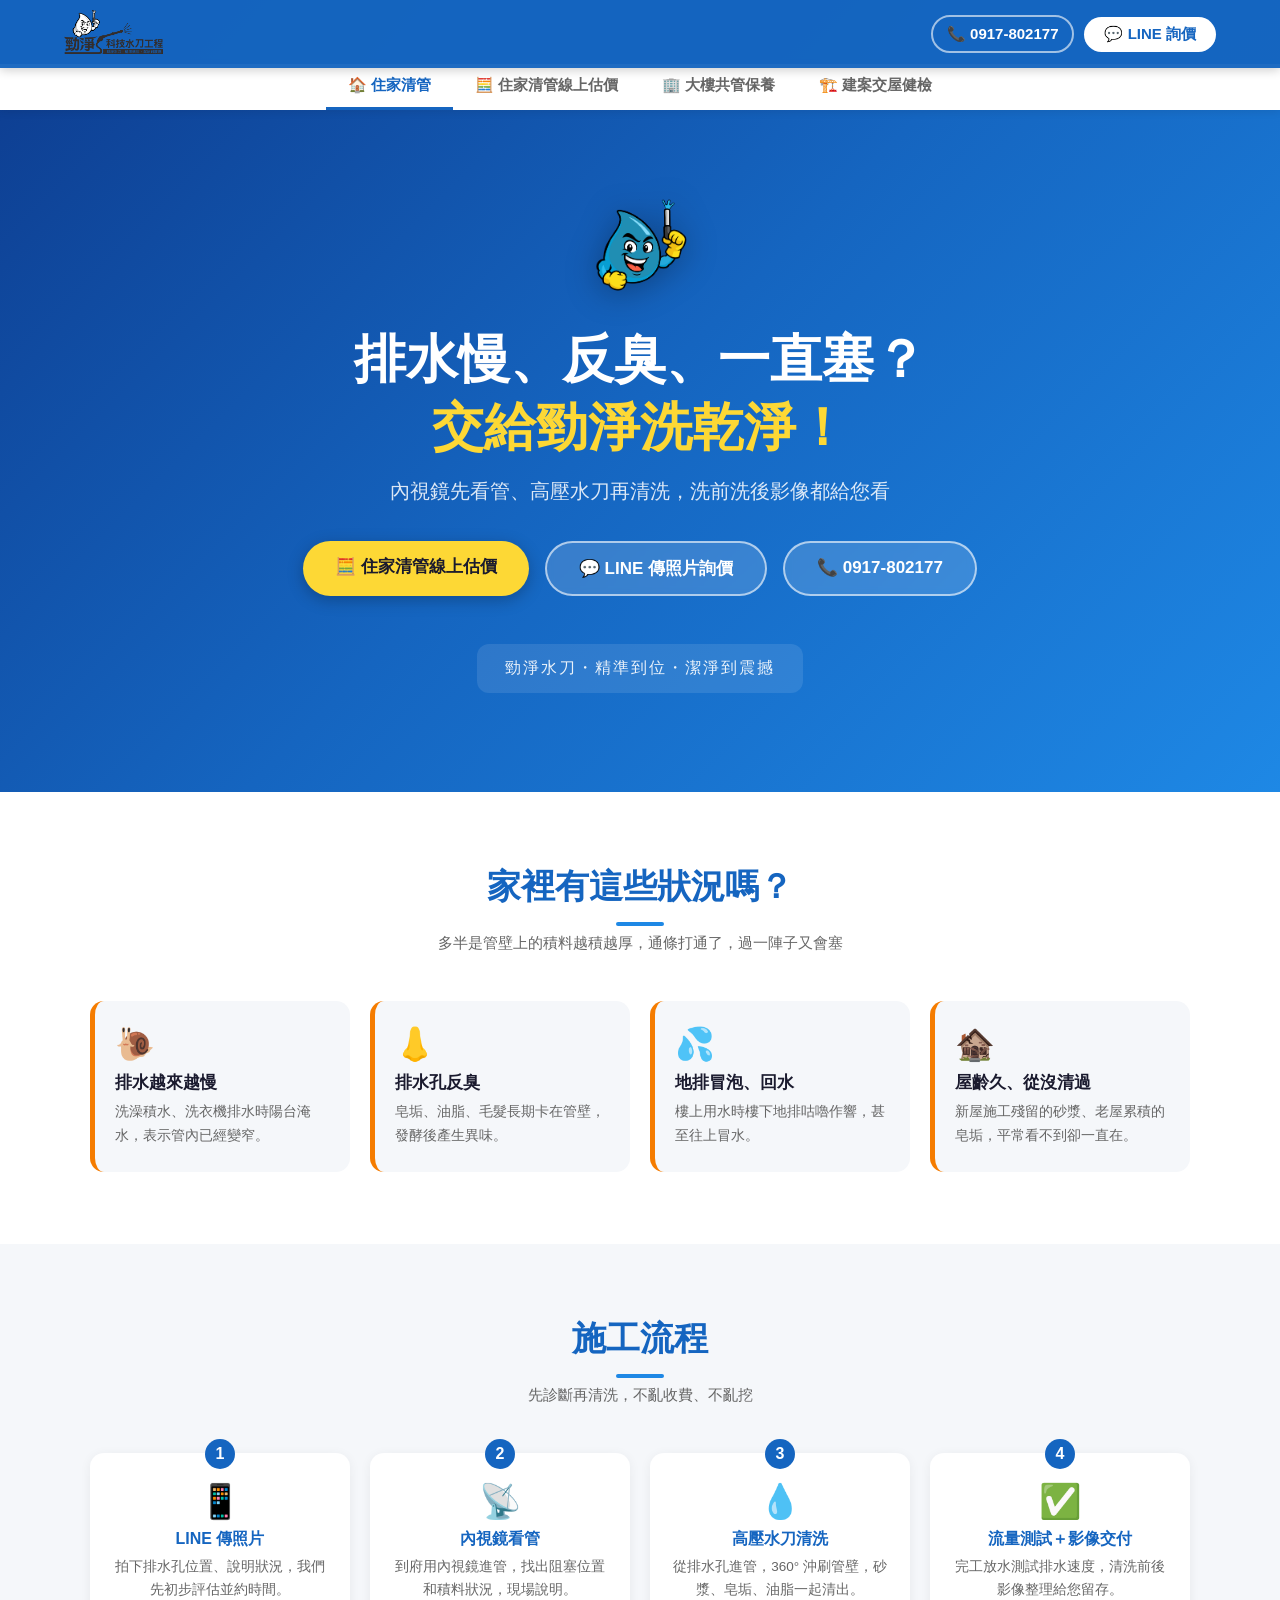
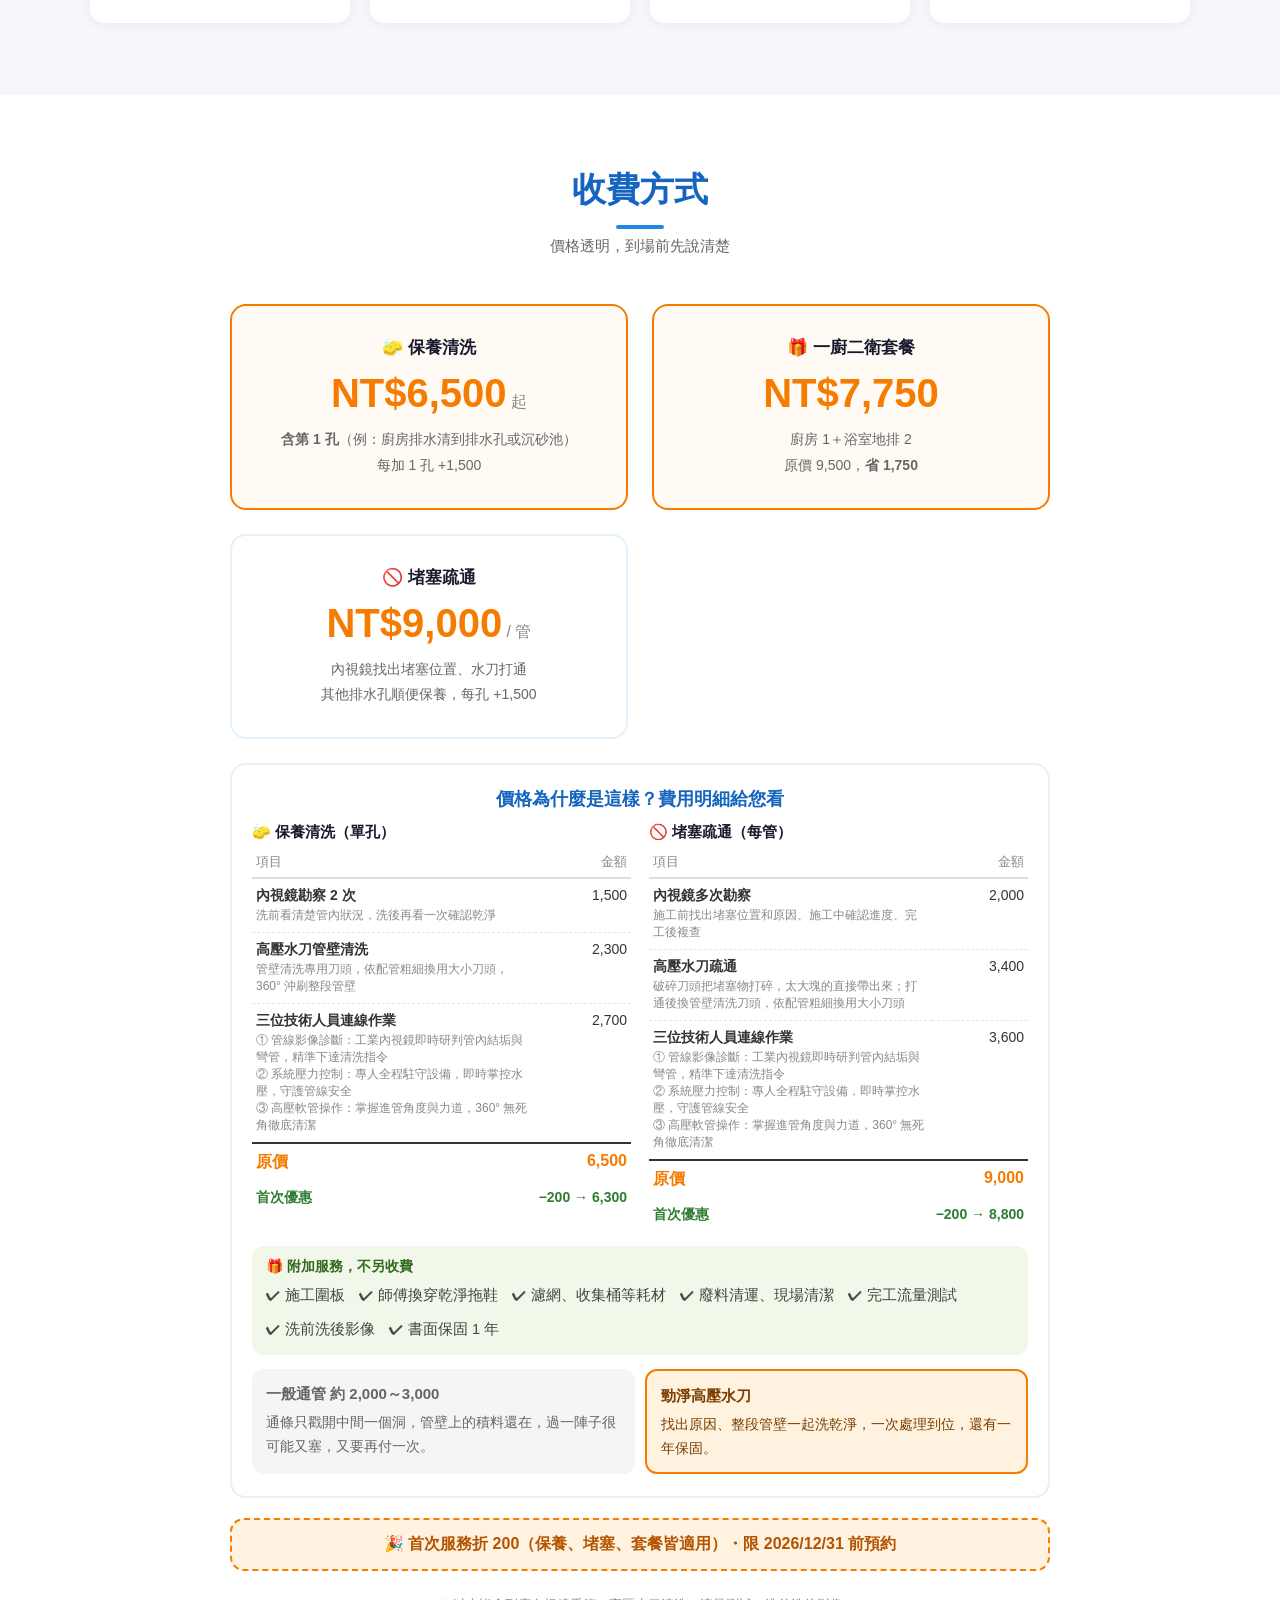
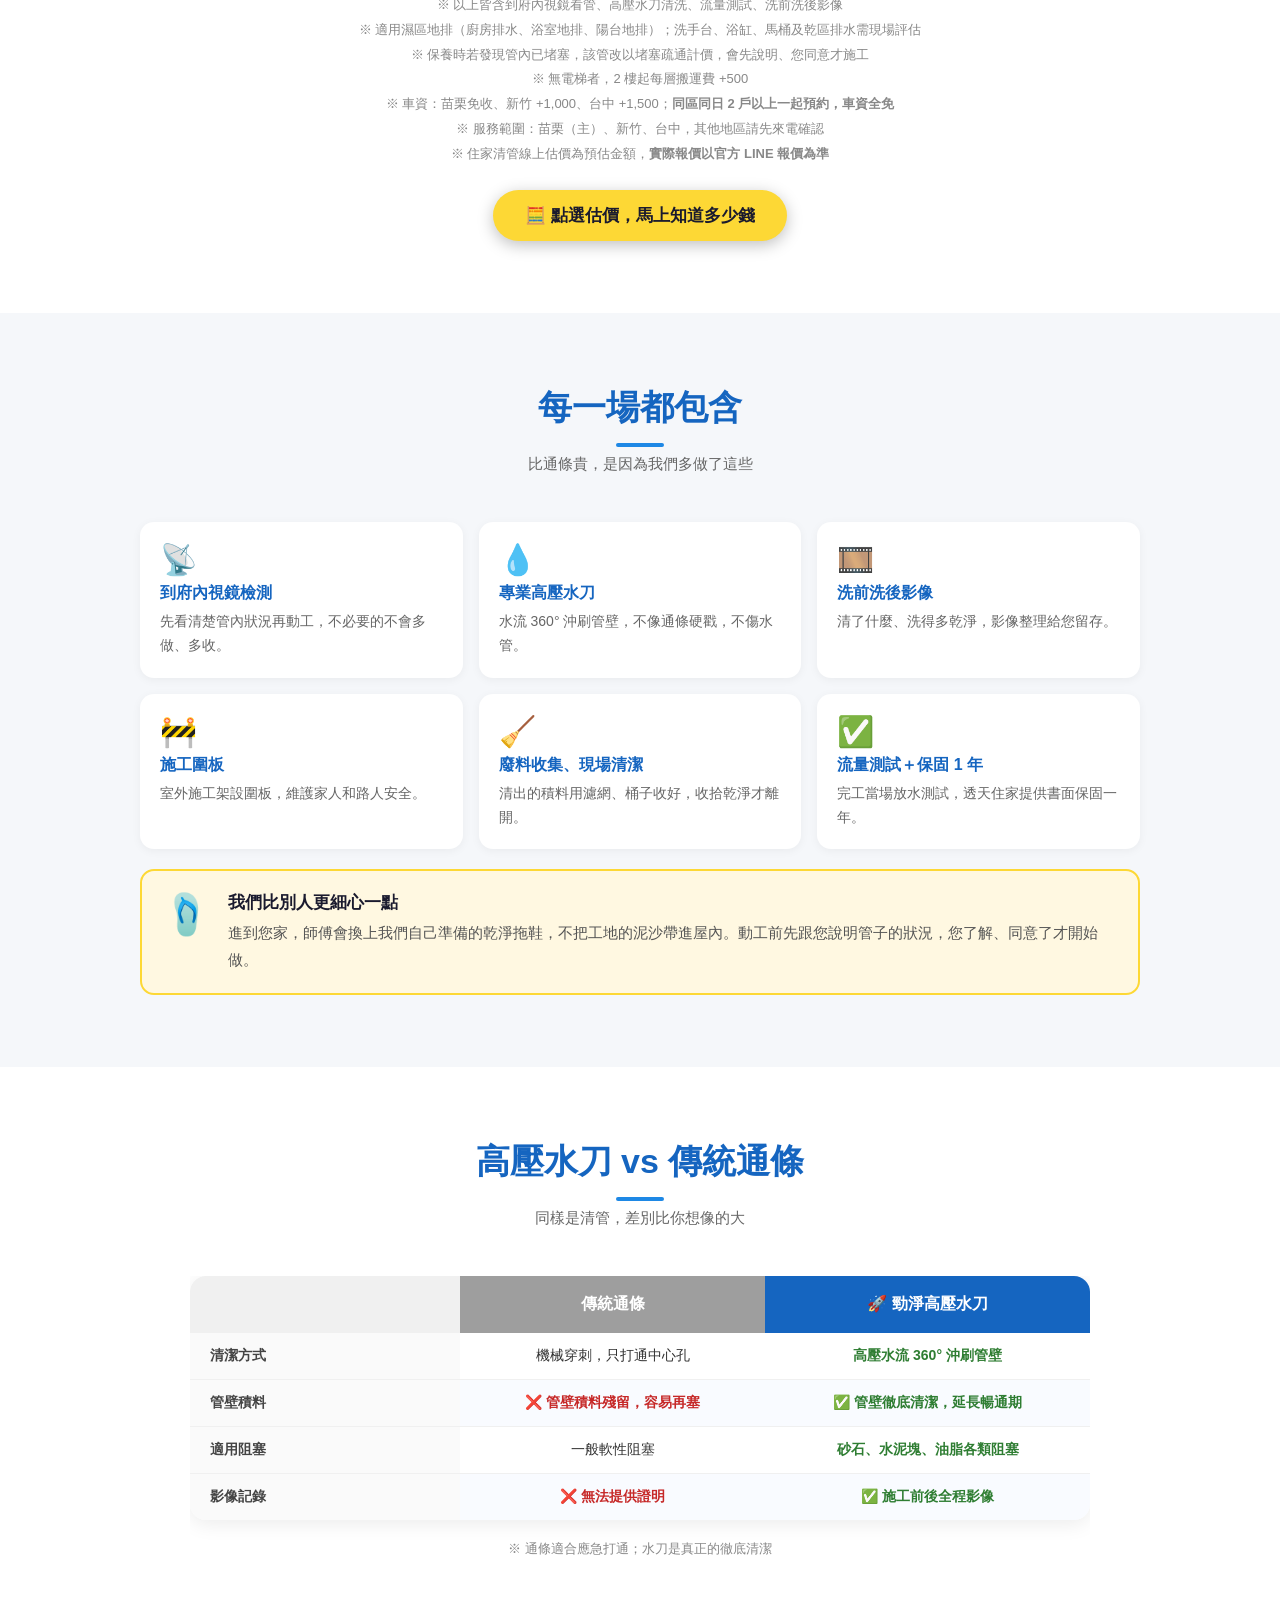
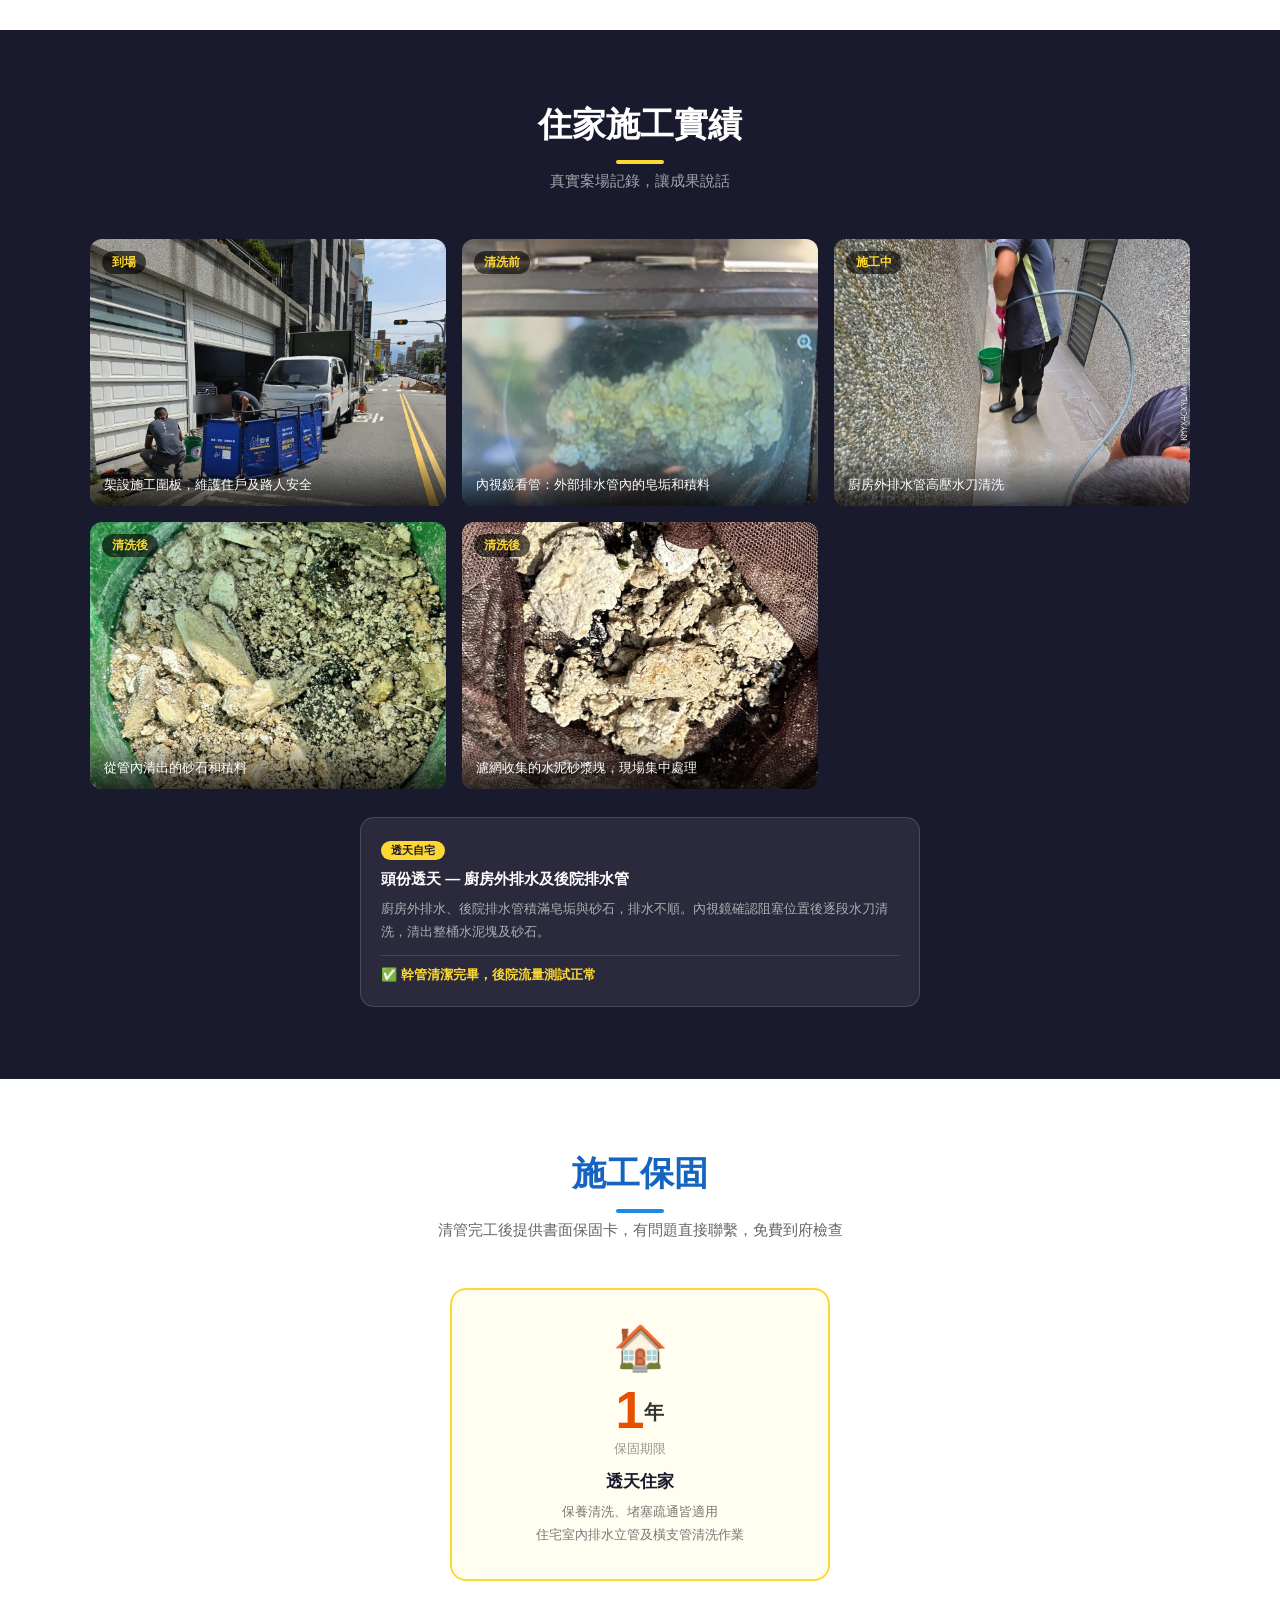
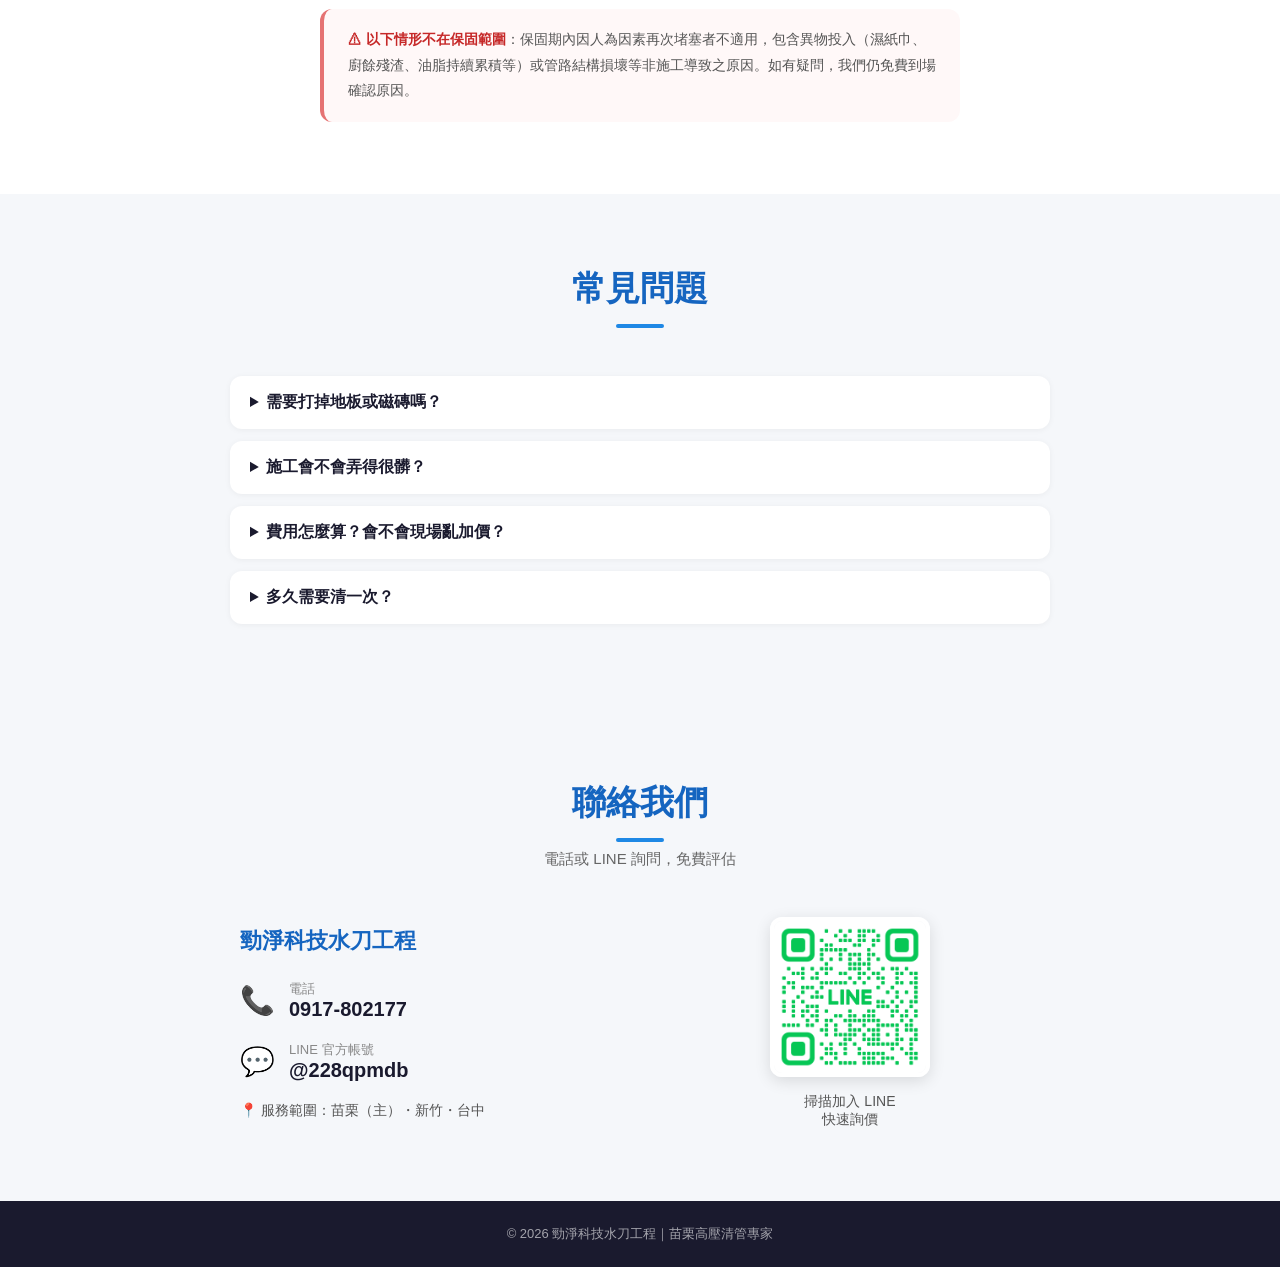
<file: index.html>
<!DOCTYPE html>
<html lang="zh-TW">
<head>
<meta charset="UTF-8">
<meta name="viewport" content="width=device-width, initial-scale=1.0">
<title>勁淨科技水刀工程｜苗栗透天住家排水管清洗・高壓水刀清管</title>
<meta name="description" content="家裡排水慢、反臭、一直塞？勁淨高壓水刀搭配內視鏡看管，清洗前後影像全程記錄，透天住家保固一年。服務苗栗、新竹、台中。">
<meta name="format-detection" content="telephone=no">
<link rel="stylesheet" href="style.css">
<script type="application/ld+json">
{
  "@context": "https://schema.org",
  "@type": "LocalBusiness",
  "name": "勁淨科技水刀工程",
  "alternateName": "勁淨水刀",
  "description": "苗栗專業高壓水刀清管服務，提供住宅排水管疏通、社區幹管清洗、新建案水管健檢，施工前後全程影像記錄，完工保固最長一年。",
  "url": "https://jinjing-waterjet.com.tw/",
  "telephone": "+886-917-802177",
  "image": "https://jinjing-waterjet.com.tw/logo.png",
  "areaServed": [
    { "@type": "AdministrativeArea", "name": "苗栗縣" },
    { "@type": "AdministrativeArea", "name": "新竹縣" },
    { "@type": "AdministrativeArea", "name": "台中市" }
  ],
  "knowsAbout": ["高壓水刀清管", "排水管疏通", "社區幹管清洗", "新建案水管健檢", "地下室沉砂池清洗", "內視鏡管路診斷"],
  "openingHours": "Mo-Sa 08:00-18:00",
  "sameAs": ["https://line.me/ti/p/~@228qpmdb"]
}
</script>
</head>
<body>

<nav>
  <a href="index.html"><img src="logo.png" alt="勁淨科技" class="nav-logo"></a>
  <div class="nav-right">
    <a href="tel:0917802177" class="nav-tel">📞 0917-802177</a>
    <a href="https://line.me/ti/p/~@228qpmdb" class="nav-cta">💬 LINE 詢價</a>
  </div>
</nav>
<div class="tabs">
  <a href="index.html" class="active">🏠 住家清管</a>
  <a href="estimate.html">🧮 住家清管線上估價</a>
  <a href="building.html">🏢 大樓共管保養</a>
  <a href="builder.html">🏗️ 建案交屋健檢</a>
</div>

<!-- HERO -->
<section class="hero">
  <div class="hero-content">
    <img src="mascot.png" alt="勁淨吉祥物" class="mascot">
    <h1>排水慢、反臭、一直塞？<br><span>交給勁淨洗乾淨！</span></h1>
    <p class="sub">內視鏡先看管、高壓水刀再清洗，洗前洗後影像都給您看</p>
    <div class="hero-btns">
      <a href="estimate.html" class="btn-primary">🧮 住家清管線上估價</a>
      <a href="https://line.me/ti/p/~@228qpmdb" class="btn-secondary">💬 LINE 傳照片詢價</a>
      <a href="tel:0917802177" class="btn-secondary">📞 0917-802177</a>
    </div>
    <div class="slogan-bar">勁淨水刀・精準到位・潔淨到震撼</div>
  </div>
</section>

<!-- 症狀 -->
<section class="symptoms">
  <div class="section-title">
    <h2>家裡有這些狀況嗎？</h2>
    <p>多半是管壁上的積料越積越厚，通條打通了，過一陣子又會塞</p>
  </div>
  <div class="sym-grid">
    <div class="sym-card">
      <div class="sym-icon">🐌</div>
      <h3>排水越來越慢</h3>
      <p>洗澡積水、洗衣機排水時陽台淹水，表示管內已經變窄。</p>
    </div>
    <div class="sym-card">
      <div class="sym-icon">👃</div>
      <h3>排水孔反臭</h3>
      <p>皂垢、油脂、毛髮長期卡在管壁，發酵後產生異味。</p>
    </div>
    <div class="sym-card">
      <div class="sym-icon">💦</div>
      <h3>地排冒泡、回水</h3>
      <p>樓上用水時樓下地排咕嚕作響，甚至往上冒水。</p>
    </div>
    <div class="sym-card">
      <div class="sym-icon">🏚️</div>
      <h3>屋齡久、從沒清過</h3>
      <p>新屋施工殘留的砂漿、老屋累積的皂垢，平常看不到卻一直在。</p>
    </div>
  </div>
</section>

<!-- 流程 -->
<section class="steps">
  <div class="section-title">
    <h2>施工流程</h2>
    <p>先診斷再清洗，不亂收費、不亂挖</p>
  </div>
  <div class="step-grid">
    <div class="step-card">
      <div class="step-icon">📱</div>
      <h3>LINE 傳照片</h3>
      <p>拍下排水孔位置、說明狀況，我們先初步評估並約時間。</p>
    </div>
    <div class="step-card">
      <div class="step-icon">📡</div>
      <h3>內視鏡看管</h3>
      <p>到府用內視鏡進管，找出阻塞位置和積料狀況，現場說明。</p>
    </div>
    <div class="step-card">
      <div class="step-icon">💧</div>
      <h3>高壓水刀清洗</h3>
      <p>從排水孔進管，360° 沖刷管壁，砂漿、皂垢、油脂一起清出。</p>
    </div>
    <div class="step-card">
      <div class="step-icon">✅</div>
      <h3>流量測試＋影像交付</h3>
      <p>完工放水測試排水速度，清洗前後影像整理給您留存。</p>
    </div>
  </div>
</section>

<!-- 價格 -->
<section class="price">
  <div class="section-title">
    <h2>收費方式</h2>
    <p>價格透明，到場前先說清楚</p>
  </div>
  <div class="price-grid">
    <div class="price-card main">
      <div class="p-name">🧽 保養清洗</div>
      <div class="p-num">NT$6,500<small> 起</small></div>
      <div class="p-desc"><b>含第 1 孔</b>（例：廚房排水清到排水孔或沉砂池）<br>每加 1 孔 +1,500</div>
    </div>
    <div class="price-card main">
      <div class="p-name">🎁 一廚二衛套餐</div>
      <div class="p-num">NT$7,750</div>
      <div class="p-desc">廚房 1＋浴室地排 2<br>原價 9,500，<b>省 1,750</b></div>
    </div>
    <div class="price-card">
      <div class="p-name">🚫 堵塞疏通</div>
      <div class="p-num">NT$9,000<small> / 管</small></div>
      <div class="p-desc">內視鏡找出堵塞位置、水刀打通<br>其他排水孔順便保養，每孔 +1,500</div>
    </div>
  </div>
  <div class="why-clog">
    <h3>價格為什麼是這樣？費用明細給您看</h3>
    <div class="why-clog-grid">
      <div><div class="bill-title">🧽 保養清洗（單孔）</div><table class="bill"><thead><tr><th>項目</th><th>金額</th></tr></thead><tbody><tr><td><b>內視鏡勘察 2 次</b><small>洗前看清楚管內狀況，洗後再看一次確認乾淨</small></td><td>1,500</td></tr><tr><td><b>高壓水刀管壁清洗</b><small>管壁清洗專用刀頭，依配管粗細換用大小刀頭，360° 沖刷整段管壁</small></td><td>2,300</td></tr><tr><td><b>三位技術人員連線作業</b><small>① 管線影像診斷：工業內視鏡即時研判管內結垢與彎管，精準下達清洗指令<br>② 系統壓力控制：專人全程駐守設備，即時掌控水壓，守護管線安全<br>③ 高壓軟管操作：掌握進管角度與力道，360° 無死角徹底清潔</small></td><td>2,700</td></tr></tbody><tfoot><tr><td>原價</td><td>6,500</td></tr><tr class="first"><td>首次優惠</td><td>−200 → 6,300</td></tr></tfoot></table></div>
      <div><div class="bill-title">🚫 堵塞疏通（每管）</div><table class="bill"><thead><tr><th>項目</th><th>金額</th></tr></thead><tbody><tr><td><b>內視鏡多次勘察</b><small>施工前找出堵塞位置和原因、施工中確認進度、完工後複查</small></td><td>2,000</td></tr><tr><td><b>高壓水刀疏通</b><small>破碎刀頭把堵塞物打碎，太大塊的直接帶出來；打通後換管壁清洗刀頭，依配管粗細換用大小刀頭</small></td><td>3,400</td></tr><tr><td><b>三位技術人員連線作業</b><small>① 管線影像診斷：工業內視鏡即時研判管內結垢與彎管，精準下達清洗指令<br>② 系統壓力控制：專人全程駐守設備，即時掌控水壓，守護管線安全<br>③ 高壓軟管操作：掌握進管角度與力道，360° 無死角徹底清潔</small></td><td>3,600</td></tr></tbody><tfoot><tr><td>原價</td><td>9,000</td></tr><tr class="first"><td>首次優惠</td><td>−200 → 8,800</td></tr></tfoot></table></div>
    </div>
    <div class="free"><b>🎁 附加服務，不另收費</b><ul><li>施工圍板</li><li>師傅換穿乾淨拖鞋</li><li>濾網、收集桶等耗材</li><li>廢料清運、現場清潔</li><li>完工流量測試</li><li>洗前洗後影像</li><li>書面保固 1 年</li></ul></div>
    <div class="vs">
      <div class="vs-old"><b>一般通管 約 2,000～3,000</b>通條只戳開中間一個洞，管壁上的積料還在，過一陣子很可能又塞，又要再付一次。</div>
      <div class="vs-new"><b>勁淨高壓水刀</b>找出原因、整段管壁一起洗乾淨，一次處理到位，還有一年保固。</div>
    </div>
  </div>
  <div style="max-width:820px;margin:20px auto 0;background:#fff3e0;border:2px dashed var(--orange);border-radius:14px;padding:14px 18px;text-align:center;font-size:16px;color:#b45300;font-weight:bold">🎉 首次服務折 200（保養、堵塞、套餐皆適用）・限 2026/12/31 前預約</div>
  <p class="price-note">※ 以上皆含到府內視鏡看管、高壓水刀清洗、流量測試、洗前洗後影像<br>※ 適用濕區地排（廚房排水、浴室地排、陽台地排）；洗手台、浴缸、馬桶及乾區排水需現場評估<br>※ 保養時若發現管內已堵塞，該管改以堵塞疏通計價，會先說明、您同意才施工<br>※ 無電梯者，2 樓起每層搬運費 +500<br>※ 車資：苗栗免收、新竹 +1,000、台中 +1,500；<b>同區同日 2 戶以上一起預約，車資全免</b><br>※ 服務範圍：苗栗（主）、新竹、台中，其他地區請先來電確認<br>※ 住家清管線上估價為預估金額，<b>實際報價以官方 LINE 報價為準</b></p>
  <div style="text-align:center;margin-top:24px"><a href="estimate.html" class="btn-primary">🧮 點選估價，馬上知道多少錢</a></div>
</section>

<!-- 每一場都包含 -->
<section class="included">
  <div class="section-title">
    <h2>每一場都包含</h2>
    <p>比通條貴，是因為我們多做了這些</p>
  </div>
  <div class="inc-grid">
    <div class="inc-card"><div class="inc-icon">📡</div><h3>到府內視鏡檢測</h3><p>先看清楚管內狀況再動工，不必要的不會多做、多收。</p></div>
    <div class="inc-card"><div class="inc-icon">💧</div><h3>專業高壓水刀</h3><p>水流 360° 沖刷管壁，不像通條硬戳，不傷水管。</p></div>
    <div class="inc-card"><div class="inc-icon">🎞️</div><h3>洗前洗後影像</h3><p>清了什麼、洗得多乾淨，影像整理給您留存。</p></div>
    <div class="inc-card"><div class="inc-icon">🚧</div><h3>施工圍板</h3><p>室外施工架設圍板，維護家人和路人安全。</p></div>
    <div class="inc-card"><div class="inc-icon">🧹</div><h3>廢料收集、現場清潔</h3><p>清出的積料用濾網、桶子收好，收拾乾淨才離開。</p></div>
    <div class="inc-card"><div class="inc-icon">✅</div><h3>流量測試＋保固 1 年</h3><p>完工當場放水測試，透天住家提供書面保固一年。</p></div>
  </div>
  <div class="careful">
    <div class="careful-icon">🩴</div>
    <div>
      <h3>我們比別人更細心一點</h3>
      <p>進到您家，師傅會換上我們自己準備的乾淨拖鞋，不把工地的泥沙帶進屋內。動工前先跟您說明管子的狀況，您了解、同意了才開始做。</p>
    </div>
  </div>
</section>

<!-- COMPARISON -->
<section class="comparison">
  <div class="section-title">
    <h2>高壓水刀 vs 傳統通條</h2>
    <p>同樣是清管，差別比你想像的大</p>
  </div>
  <div class="compare-wrap">
    <table class="compare-table">
      <thead>
        <tr><th></th><th class="th-old">傳統通條</th><th class="th-new">🚀 勁淨高壓水刀</th></tr>
      </thead>
      <tbody>
        <tr><td>清潔方式</td><td>機械穿刺，只打通中心孔</td><td class="badge-good">高壓水流 360° 沖刷管壁</td></tr>
        <tr><td>管壁積料</td><td class="badge-bad">❌ 管壁積料殘留，容易再塞</td><td class="badge-good">✅ 管壁徹底清潔，延長暢通期</td></tr>
        <tr><td>適用阻塞</td><td>一般軟性阻塞</td><td class="badge-good">砂石、水泥塊、油脂各類阻塞</td></tr>
        <tr><td>影像記錄</td><td class="badge-bad">❌ 無法提供證明</td><td class="badge-good">✅ 施工前後全程影像</td></tr>
      </tbody>
    </table>
    <p class="compare-note">※ 通條適合應急打通；水刀是真正的徹底清潔</p>
  </div>
</section>

<!-- GALLERY -->
<section class="gallery">
  <div class="section-title">
    <h2>住家施工實績</h2>
    <p>真實案場記錄，讓成果說話</p>
  </div>
  <div class="gallery-grid">
    <div class="gallery-item">
      <img src="home1.jpg" alt="施工圍板與工程車">
      <div class="gallery-label">到場</div>
      <div class="gallery-caption">架設施工圍板，維護住戶及路人安全</div>
    </div>
    <div class="gallery-item">
      <img src="home3.jpg" alt="外部排水管皂垢">
      <div class="gallery-label">清洗前</div>
      <div class="gallery-caption">內視鏡看管：外部排水管內的皂垢和積料</div>
    </div>
    <div class="gallery-item">
      <img src="home2.jpg" alt="廚房外排水清洗">
      <div class="gallery-label">施工中</div>
      <div class="gallery-caption">廚房外排水管高壓水刀清洗</div>
    </div>
    <div class="gallery-item">
      <img src="home5.jpg" alt="清出的砂石積料">
      <div class="gallery-label">清洗後</div>
      <div class="gallery-caption">從管內清出的砂石和積料</div>
    </div>
    <div class="gallery-item">
      <img src="home4.jpg" alt="清出的水泥砂漿塊">
      <div class="gallery-label">清洗後</div>
      <div class="gallery-caption">濾網收集的水泥砂漿塊，現場集中處理</div>
    </div>
  </div>

  <div class="case-grid" style="max-width:560px">
    <div class="case-card">
      <div class="case-tag">透天自宅</div>
      <h4>頭份透天 — 廚房外排水及後院排水管</h4>
      <p>廚房外排水、後院排水管積滿皂垢與砂石，排水不順。內視鏡確認阻塞位置後逐段水刀清洗，清出整桶水泥塊及砂石。</p>
      <div class="case-result">✅ 幹管清潔完畢，後院流量測試正常</div>
    </div>
  </div>
</section>

<!-- WARRANTY -->
<section class="warranty">
  <div class="section-title">
    <h2>施工保固</h2>
    <p>清管完工後提供書面保固卡，有問題直接聯繫，免費到府檢查</p>
  </div>
  <div class="warranty-grid" style="max-width:380px">
    <div class="warranty-card w-gold">
      <div class="warranty-icon">🏠</div>
      <div><span class="warranty-num">1</span><span class="warranty-unit">年</span></div>
      <div class="warranty-label">保固期限</div>
      <div class="warranty-type">透天住家</div>
      <div class="warranty-desc">保養清洗、堵塞疏通皆適用<br>住宅室內排水立管及橫支管清洗作業</div>
    </div>
  </div>
  <div class="warranty-exclude">
    <b>⚠ 以下情形不在保固範圍</b>：保固期內因人為因素再次堵塞者不適用，包含異物投入（濕紙巾、廚餘殘渣、油脂持續累積等）或管路結構損壞等非施工導致之原因。如有疑問，我們仍免費到場確認原因。
  </div>
</section>

<!-- FAQ -->
<section class="faq">
  <div class="section-title">
    <h2>常見問題</h2>
  </div>
  <div class="faq-list">
    <details>
      <summary>需要打掉地板或磁磚嗎？</summary>
      <p>不需要。水刀管是從現有的排水孔放進去清洗，不用破壞地板、牆面。</p>
    </details>
    <details>
      <summary>施工會不會弄得很髒？</summary>
      <p>清出的積料會用桶子、濾網收集，完工後集中放到指定位置，現場收拾乾淨再離開。</p>
    </details>
    <details>
      <summary>費用怎麼算？會不會現場亂加價？</summary>
      <p>保養清洗 6,500 元起（含 1 孔），每加 1 孔 +1,500；廚房加 2 間浴室有套餐價 7,750。已經堵住的管路每管 9,000。首次服務折 200（2026/12/31 前預約）。到場用內視鏡看管後，會先跟您說明要洗哪幾孔、總共多少錢，您同意了才開始施工。也可以先用<a href="estimate.html" style="color:var(--blue);text-decoration:underline">住家清管線上估價</a>算算看。</p>
    </details>
    <details>
      <summary>多久需要清一次？</summary>
      <p>每個家庭用水習慣不同。如果出現排水變慢、反臭，或是屋齡久從沒清過，就建議先請我們用內視鏡看一次管，確認狀況再決定。</p>
    </details>
  </div>
</section>

<!-- CONTACT -->
<section class="contact">
  <div class="section-title">
    <h2>聯絡我們</h2>
    <p>電話或 LINE 詢問，免費評估</p>
  </div>
  <div class="contact-wrap">
    <div class="contact-info">
      <h3>勁淨科技水刀工程</h3>
      <div class="contact-row">
        <div class="contact-icon">📞</div>
        <div>
          <div class="contact-label">電話</div>
          <a href="tel:0917802177" class="contact-value">0917-802177</a>
        </div>
      </div>
      <div class="contact-row">
        <div class="contact-icon">💬</div>
        <div>
          <div class="contact-label">LINE 官方帳號</div>
          <div class="contact-value">@228qpmdb</div>
        </div>
      </div>
      <div class="contact-area">📍 服務範圍：苗栗（主）・新竹・台中</div>
    </div>
    <div class="qr-box">
      <img src="line_qr.png" alt="LINE QR Code">
      <p>掃描加入 LINE<br>快速詢價</p>
    </div>
  </div>
</section>

<footer>
  <p>© 2026 勁淨科技水刀工程｜苗栗高壓清管專家</p>
</footer>

</body>
</html>
</file>
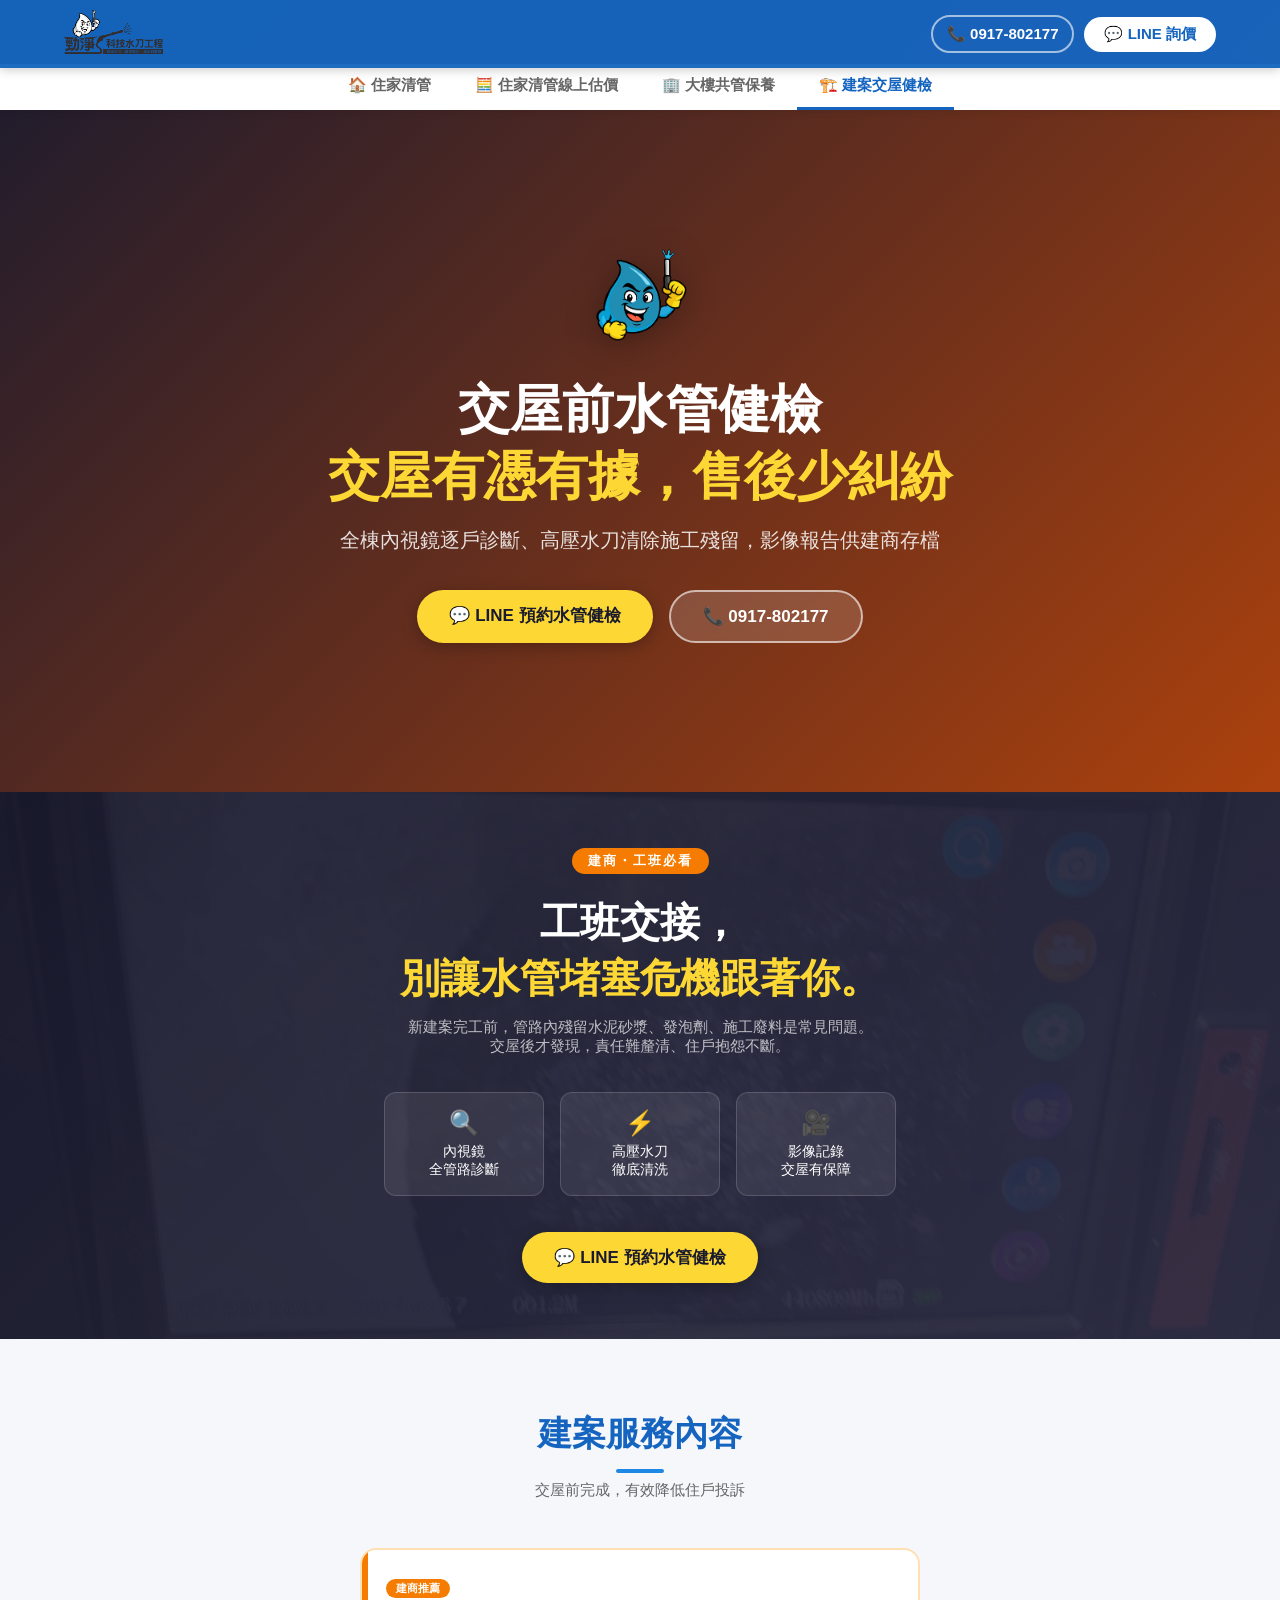
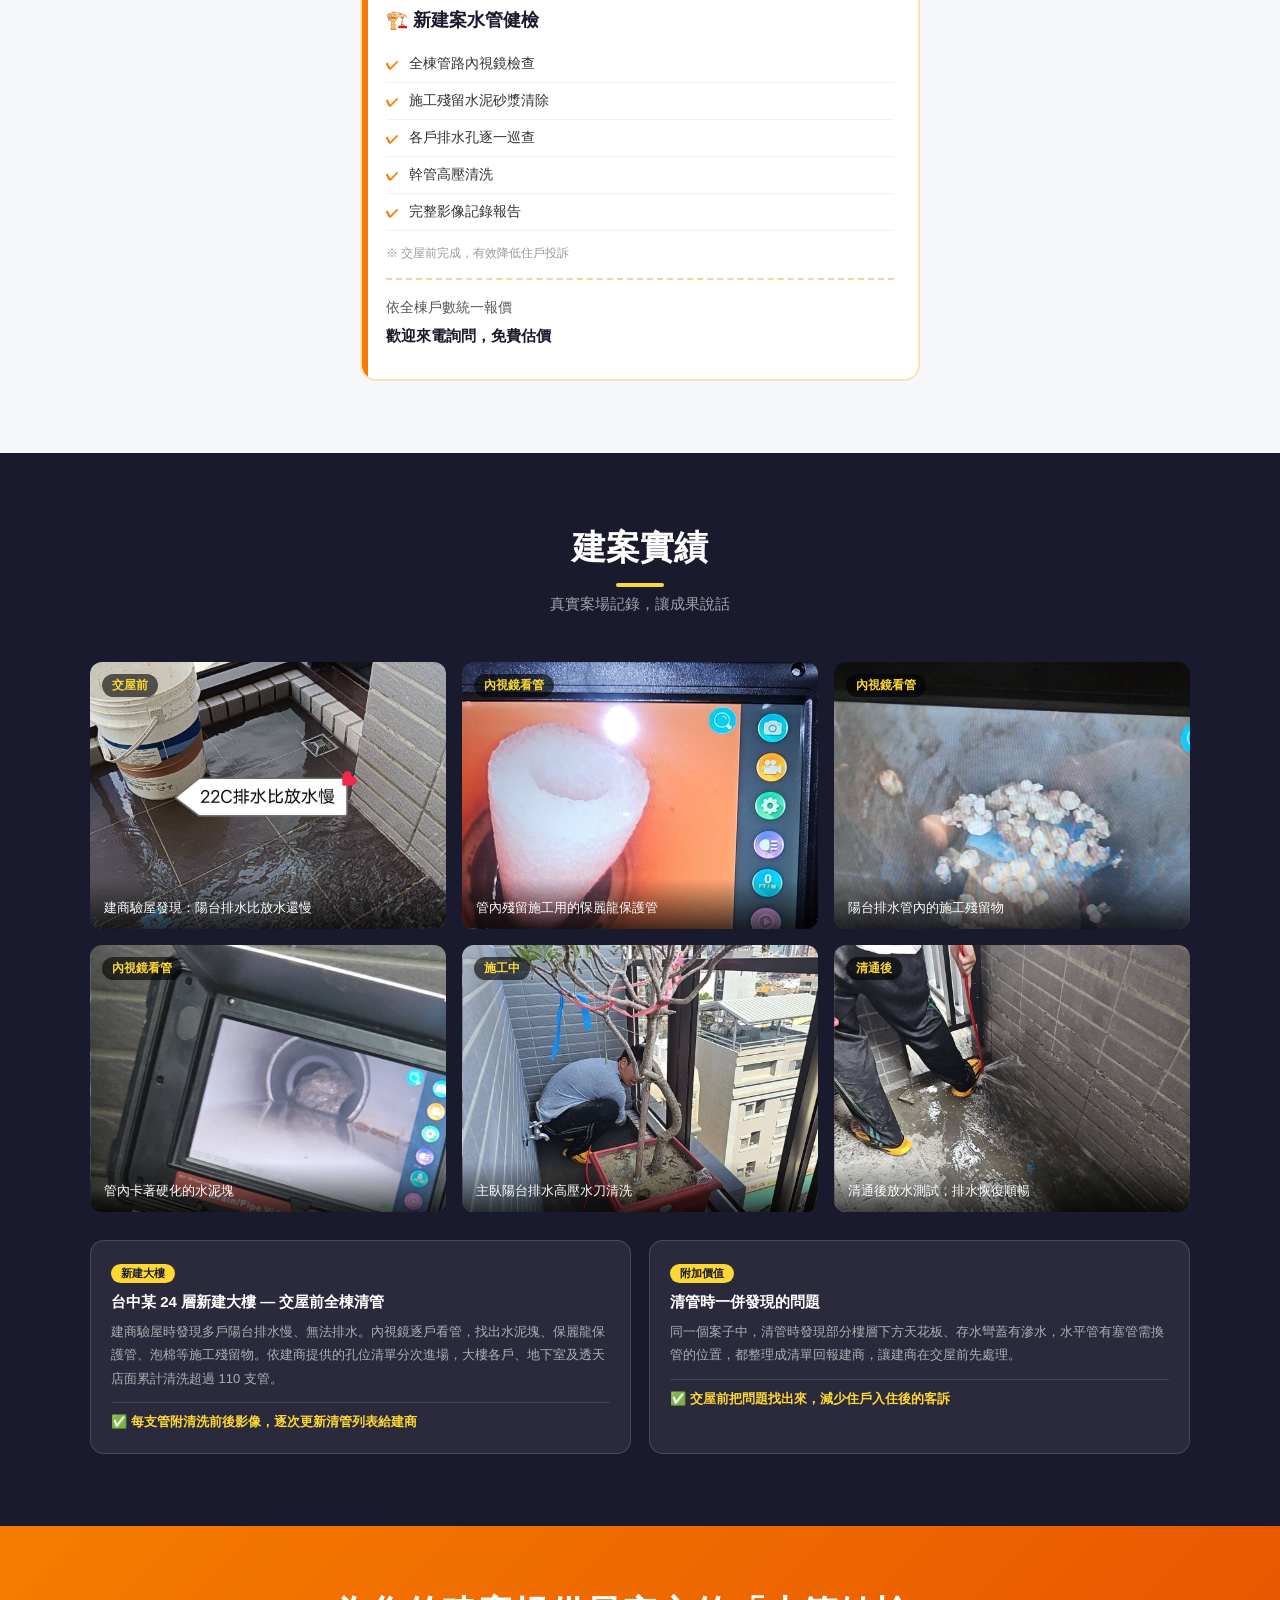
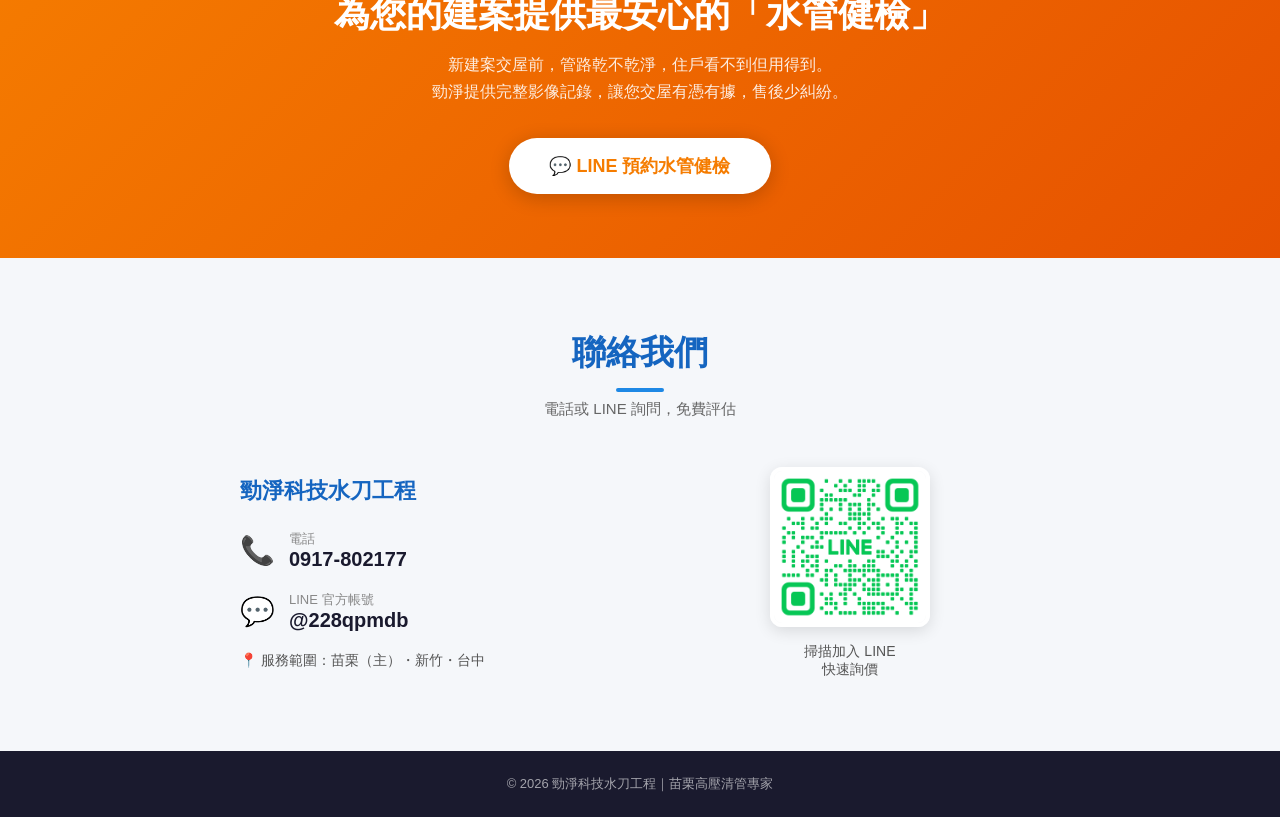
<file: builder.html>
<!DOCTYPE html>
<html lang="zh-TW">
<head>
<meta charset="UTF-8">
<meta name="viewport" content="width=device-width, initial-scale=1.0">
<title>新建案交屋前水管健檢・施工殘留砂漿清除｜勁淨科技水刀工程</title>
<meta name="description" content="建商、營造交屋前全棟排水管內視鏡健檢與高壓水刀清洗，清除施工殘留水泥砂漿，逐戶影像報告存檔，降低交屋後住戶客訴。服務苗栗、新竹、台中。">
<meta name="format-detection" content="telephone=no">
<link rel="stylesheet" href="style.css">
</head>
<body>

<nav>
  <a href="index.html"><img src="logo.png" alt="勁淨科技" class="nav-logo"></a>
  <div class="nav-right">
    <a href="tel:0917802177" class="nav-tel">📞 0917-802177</a>
    <a href="https://line.me/ti/p/~@228qpmdb" class="nav-cta">💬 LINE 詢價</a>
  </div>
</nav>
<div class="tabs">
  <a href="index.html">🏠 住家清管</a>
  <a href="estimate.html">🧮 住家清管線上估價</a>
  <a href="building.html">🏢 大樓共管保養</a>
  <a href="builder.html" class="active">🏗️ 建案交屋健檢</a>
</div>

<section class="hero hero-bdr">
  <div class="hero-content">
    <img src="mascot.png" alt="勁淨吉祥物" class="mascot">
    <h1>交屋前水管健檢<br><span>交屋有憑有據，售後少糾紛</span></h1>
    <p class="sub">全棟內視鏡逐戶診斷、高壓水刀清除施工殘留，影像報告供建商存檔</p>
    <div class="hero-btns">
      <a href="https://line.me/ti/p/~@228qpmdb" class="btn-primary">💬 LINE 預約水管健檢</a>
      <a href="tel:0917802177" class="btn-secondary">📞 0917-802177</a>
    </div>
  </div>
</section>

<!-- 工班交接 ALERT BANNER -->
<div class="alert-banner">
  <div class="alert-inner">
    <div class="alert-tag">建商・工班必看</div>
    <h2>工班交接，<br><em>別讓水管堵塞危機跟著你。</em></h2>
    <p>新建案完工前，管路內殘留水泥砂漿、發泡劑、施工廢料是常見問題。<br>交屋後才發現，責任難釐清、住戶抱怨不斷。</p>
    <div class="alert-steps">
      <div class="alert-step">
        <div class="step-num">🔍</div>
        <div>內視鏡<br>全管路診斷</div>
      </div>
      <div class="alert-step">
        <div class="step-num">⚡</div>
        <div>高壓水刀<br>徹底清洗</div>
      </div>
      <div class="alert-step">
        <div class="step-num">🎥</div>
        <div>影像記錄<br>交屋有保障</div>
      </div>
    </div>
    <a href="https://line.me/ti/p/~@228qpmdb" class="btn-primary">💬 LINE 預約水管健檢</a>
  </div>
</div>

<section class="services">
  <div class="section-title">
    <h2>建案服務內容</h2>
    <p>交屋前完成，有效降低住戶投訴</p>
  </div>
  <div class="svc-grid" style="max-width:560px">
    <div class="svc-card highlight">
      <div class="svc-badge">建商推薦</div>
      <h3>🏗️ 新建案水管健檢</h3>
      <div class="svc-item">全棟管路內視鏡檢查</div>
      <div class="svc-item">施工殘留水泥砂漿清除</div>
      <div class="svc-item">各戶排水孔逐一巡查</div>
      <div class="svc-item">幹管高壓清洗</div>
      <div class="svc-item">完整影像記錄報告</div>
      <p class="svc-note">※ 交屋前完成，有效降低住戶投訴</p>
      <div class="svc-price">
        依全棟戶數統一報價<br>
        <strong>歡迎來電詢問，免費估價</strong>
      </div>
    </div>
  </div>
</section>

<section class="gallery">
  <div class="section-title">
    <h2>建案實績</h2>
    <p>真實案場記錄，讓成果說話</p>
  </div>
  <div class="gallery-grid">
    <div class="gallery-item">
      <img src="bdr7.jpg" alt="交屋前陽台排水比放水慢">
      <div class="gallery-label">交屋前</div>
      <div class="gallery-caption">建商驗屋發現：陽台排水比放水還慢</div>
    </div>
    <div class="gallery-item">
      <img src="bdr2.jpg" alt="排水管內殘留保麗龍保護管">
      <div class="gallery-label">內視鏡看管</div>
      <div class="gallery-caption">管內殘留施工用的保麗龍保護管</div>
    </div>
    <div class="gallery-item">
      <img src="bdr1.jpg" alt="陽台排水管內施工殘留物">
      <div class="gallery-label">內視鏡看管</div>
      <div class="gallery-caption">陽台排水管內的施工殘留物</div>
    </div>
    <div class="gallery-item">
      <img src="bdr3.jpg" alt="排水管內水泥塊">
      <div class="gallery-label">內視鏡看管</div>
      <div class="gallery-caption">管內卡著硬化的水泥塊</div>
    </div>
    <div class="gallery-item">
      <img src="bdr4.jpg" alt="主臥陽台水刀清管">
      <div class="gallery-label">施工中</div>
      <div class="gallery-caption">主臥陽台排水高壓水刀清洗</div>
    </div>
    <div class="gallery-item">
      <img src="bdr6.jpg" alt="清通後放水測試">
      <div class="gallery-label">清通後</div>
      <div class="gallery-caption">清通後放水測試，排水恢復順暢</div>
    </div>
  </div>

  <div class="case-grid">
    <div class="case-card">
      <div class="case-tag">新建大樓</div>
      <h4>台中某 24 層新建大樓 — 交屋前全棟清管</h4>
      <p>建商驗屋時發現多戶陽台排水慢、無法排水。內視鏡逐戶看管，找出水泥塊、保麗龍保護管、泡棉等施工殘留物。依建商提供的孔位清單分次進場，大樓各戶、地下室及透天店面累計清洗超過 110 支管。</p>
      <div class="case-result">✅ 每支管附清洗前後影像，逐次更新清管列表給建商</div>
    </div>
    <div class="case-card">
      <div class="case-tag">附加價值</div>
      <h4>清管時一併發現的問題</h4>
      <p>同一個案子中，清管時發現部分樓層下方天花板、存水彎蓋有滲水，水平管有塞管需換管的位置，都整理成清單回報建商，讓建商在交屋前先處理。</p>
      <div class="case-result">✅ 交屋前把問題找出來，減少住戶入住後的客訴</div>
    </div>
  </div>
</section>

<!-- BUILDER CTA -->
<div class="builder-cta">
  <h2>為您的建案提供最安心的「水管健檢」</h2>
  <p>
    新建案交屋前，管路乾不乾淨，住戶看不到但用得到。<br>
    勁淨提供完整影像記錄，讓您交屋有憑有據，售後少糾紛。
  </p>
  <a href="https://line.me/ti/p/~@228qpmdb" class="btn-white">💬 LINE 預約水管健檢</a>
</div>

<!-- CONTACT -->
<section class="contact">
  <div class="section-title">
    <h2>聯絡我們</h2>
    <p>電話或 LINE 詢問，免費評估</p>
  </div>
  <div class="contact-wrap">
    <div class="contact-info">
      <h3>勁淨科技水刀工程</h3>
      <div class="contact-row">
        <div class="contact-icon">📞</div>
        <div>
          <div class="contact-label">電話</div>
          <a href="tel:0917802177" class="contact-value">0917-802177</a>
        </div>
      </div>
      <div class="contact-row">
        <div class="contact-icon">💬</div>
        <div>
          <div class="contact-label">LINE 官方帳號</div>
          <div class="contact-value">@228qpmdb</div>
        </div>
      </div>
      <div class="contact-area">📍 服務範圍：苗栗（主）・新竹・台中</div>
    </div>
    <div class="qr-box">
      <img src="line_qr.png" alt="LINE QR Code">
      <p>掃描加入 LINE<br>快速詢價</p>
    </div>
  </div>
</section>

<footer>
  <p>© 2026 勁淨科技水刀工程｜苗栗高壓清管專家</p>
</footer>

</body>
</html>
</file>
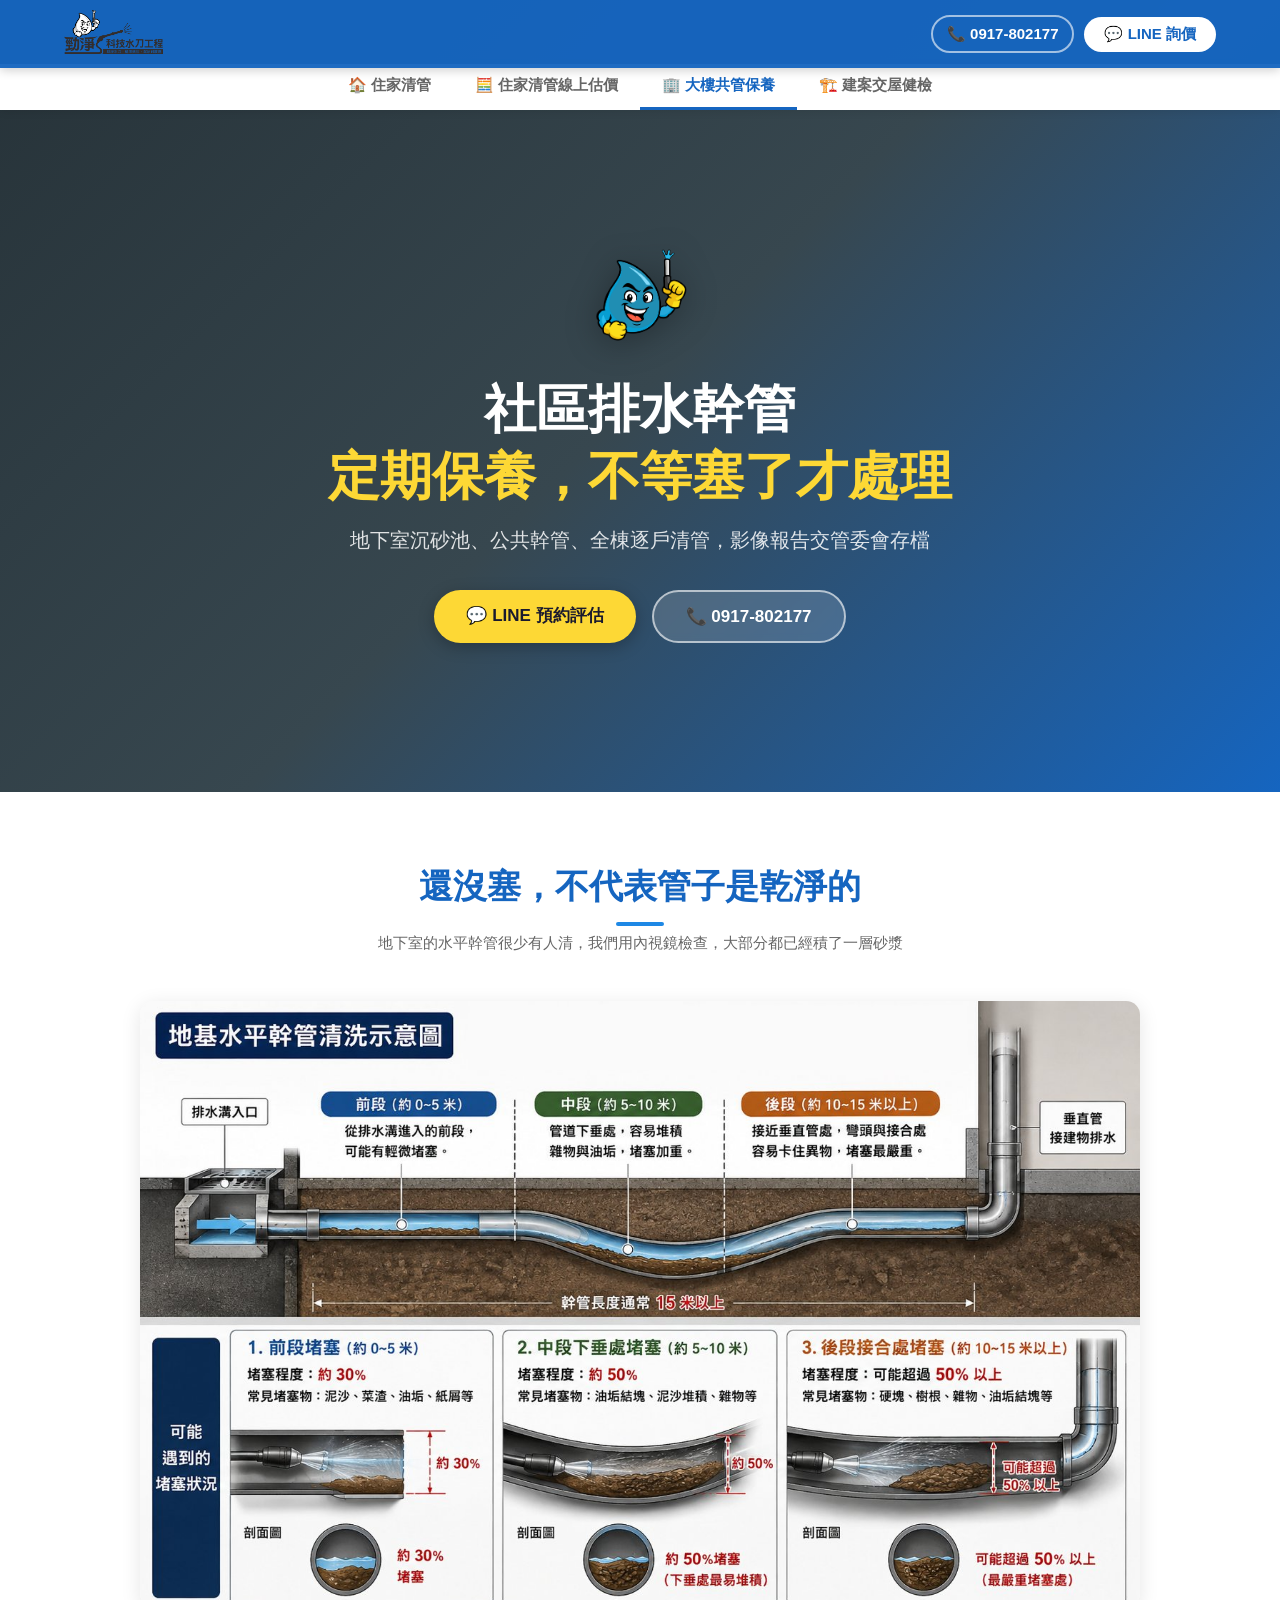
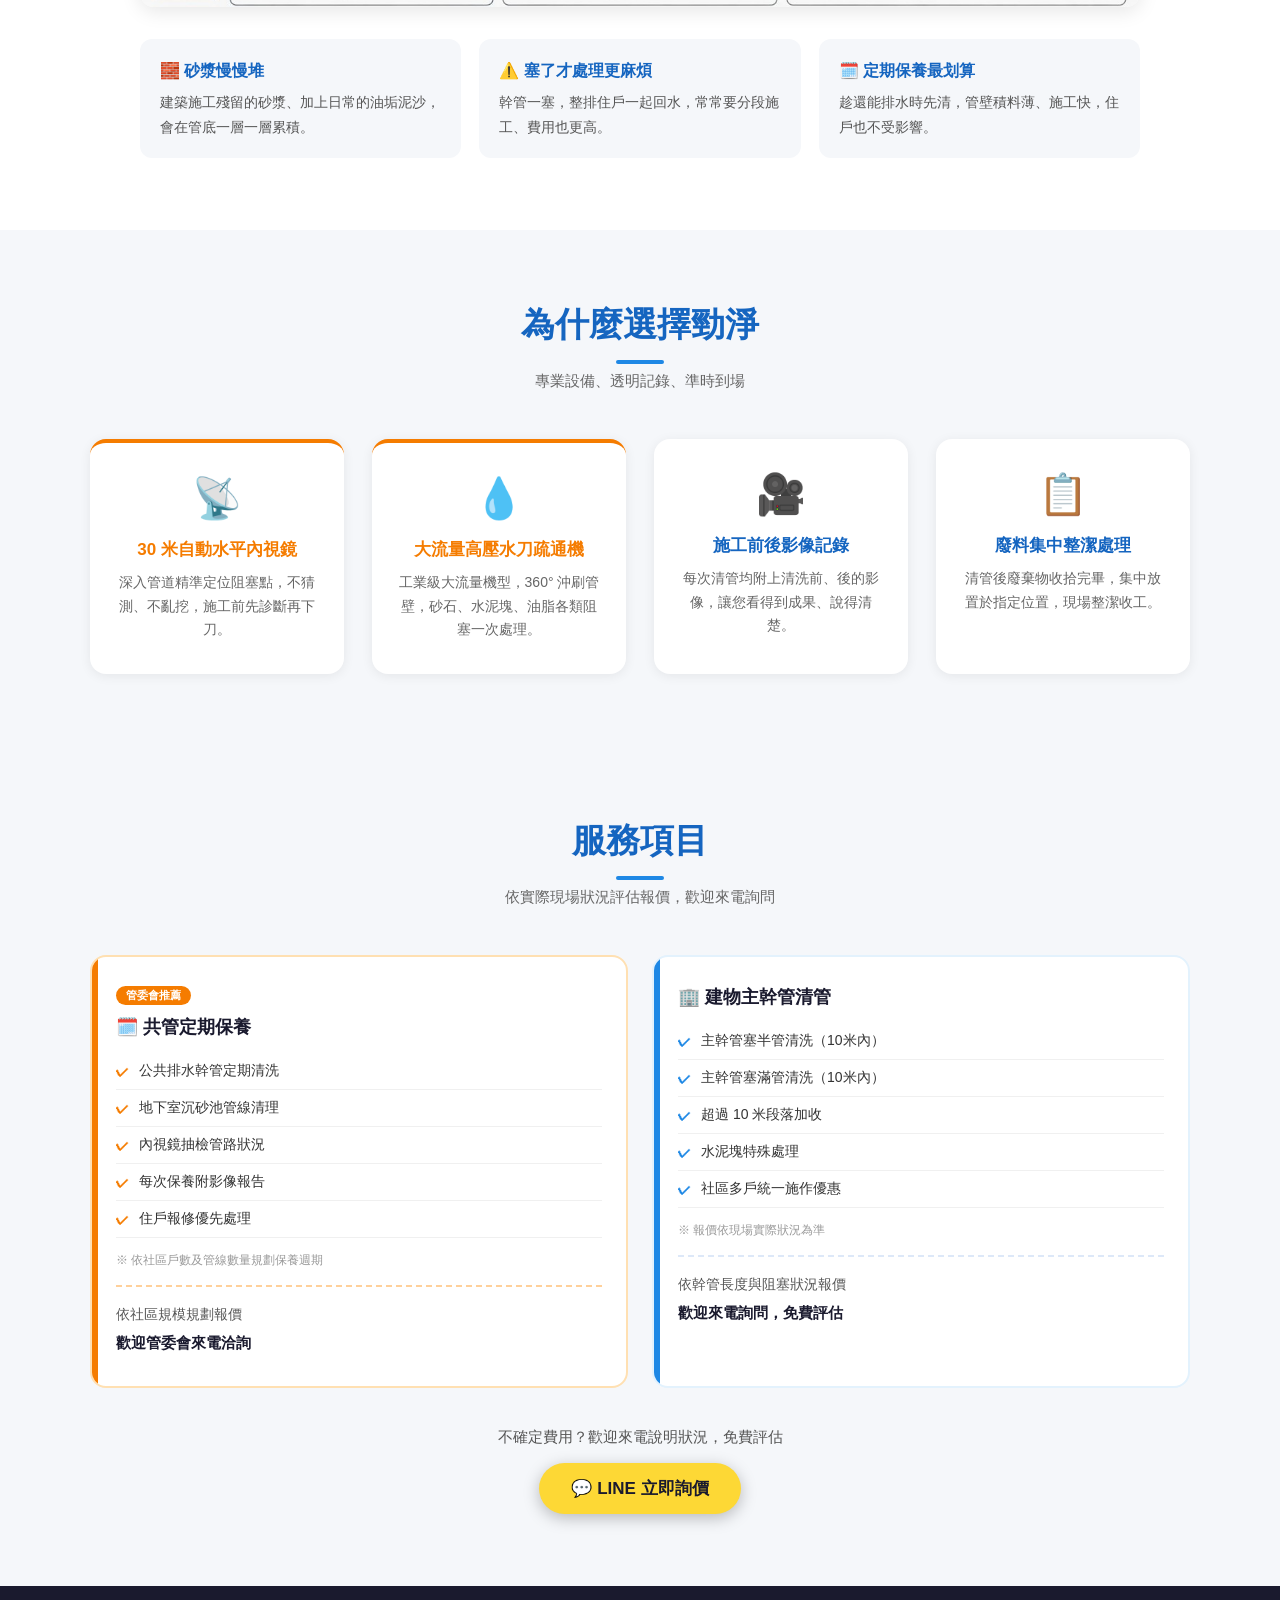
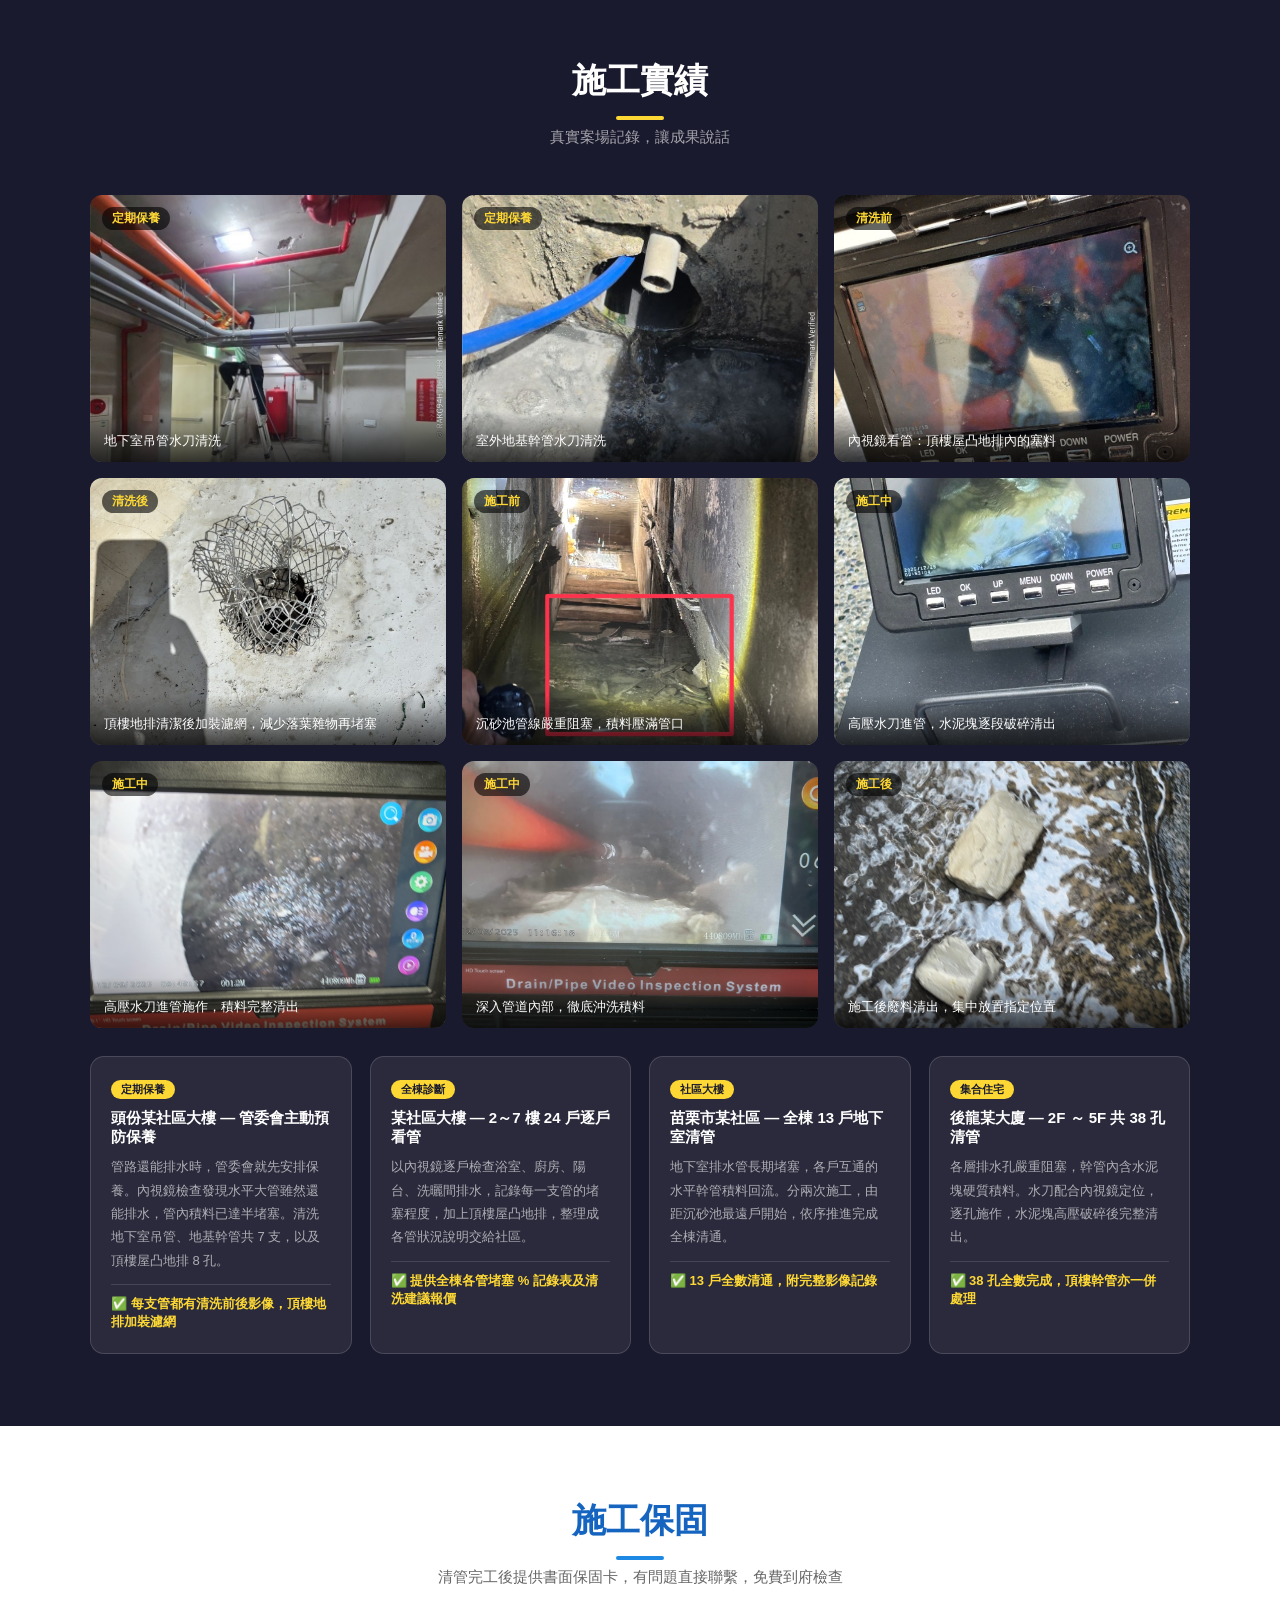
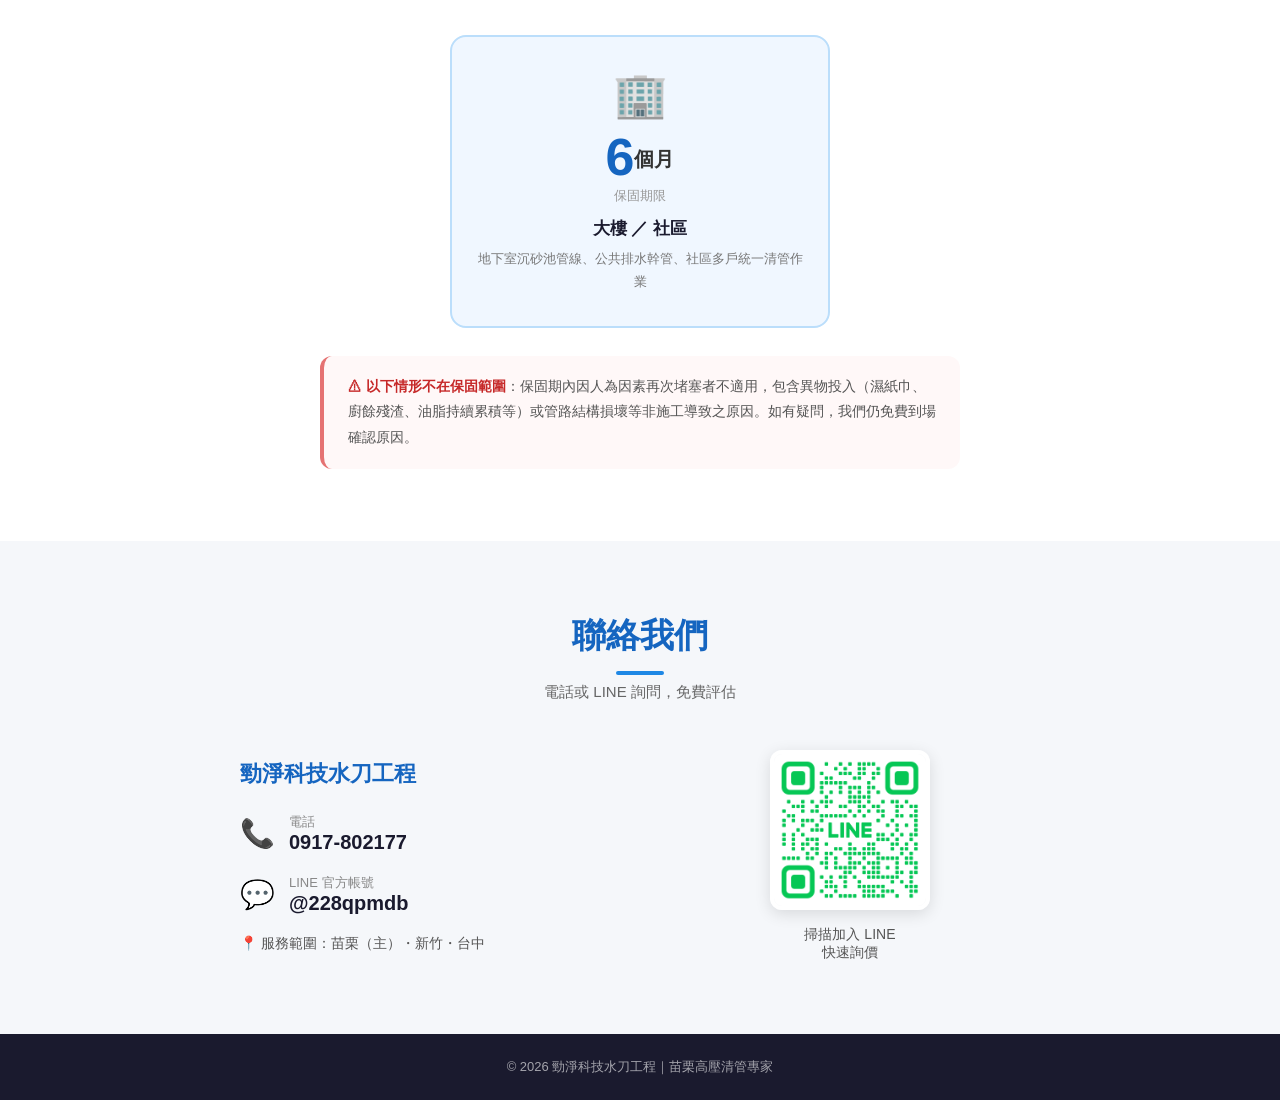
<file: building.html>
<!DOCTYPE html>
<html lang="zh-TW">
<head>
<meta charset="UTF-8">
<meta name="viewport" content="width=device-width, initial-scale=1.0">
<title>大樓社區排水幹管清洗・共管保養｜勁淨科技水刀工程</title>
<meta name="description" content="大樓、社區地下室沉砂池、公共排水幹管高壓水刀清洗，全棟逐戶施作，施工前後影像記錄，提供管委會定期保養規劃。服務苗栗、新竹、台中。">
<meta name="format-detection" content="telephone=no">
<link rel="stylesheet" href="style.css">
</head>
<body>

<nav>
  <a href="index.html"><img src="logo.png" alt="勁淨科技" class="nav-logo"></a>
  <div class="nav-right">
    <a href="tel:0917802177" class="nav-tel">📞 0917-802177</a>
    <a href="https://line.me/ti/p/~@228qpmdb" class="nav-cta">💬 LINE 詢價</a>
  </div>
</nav>
<div class="tabs">
  <a href="index.html">🏠 住家清管</a>
  <a href="estimate.html">🧮 住家清管線上估價</a>
  <a href="building.html" class="active">🏢 大樓共管保養</a>
  <a href="builder.html">🏗️ 建案交屋健檢</a>
</div>

<section class="hero hero-bld">
  <div class="hero-content">
    <img src="mascot.png" alt="勁淨吉祥物" class="mascot">
    <h1>社區排水幹管<br><span>定期保養，不等塞了才處理</span></h1>
    <p class="sub">地下室沉砂池、公共幹管、全棟逐戶清管，影像報告交管委會存檔</p>
    <div class="hero-btns">
      <a href="https://line.me/ti/p/~@228qpmdb" class="btn-primary">💬 LINE 預約評估</a>
      <a href="tel:0917802177" class="btn-secondary">📞 0917-802177</a>
    </div>
  </div>
</section>
<!-- 沒塞≠乾淨 -->
<section class="why">
  <div class="section-title">
    <h2>還沒塞，不代表管子是乾淨的</h2>
    <p>地下室的水平幹管很少有人清，我們用內視鏡檢查，大部分都已經積了一層砂漿</p>
  </div>
  <div class="why-wrap">
    <img src="trunk_diagram.jpg" alt="地基水平幹管積料示意圖：前段、中段下垂處、後段接合處">
    <div class="why-points">
      <div class="why-point"><b>🧱 砂漿慢慢堆</b>建築施工殘留的砂漿、加上日常的油垢泥沙，會在管底一層一層累積。</div>
      <div class="why-point"><b>⚠️ 塞了才處理更麻煩</b>幹管一塞，整排住戶一起回水，常常要分段施工、費用也更高。</div>
      <div class="why-point"><b>🗓️ 定期保養最划算</b>趁還能排水時先清，管壁積料薄、施工快，住戶也不受影響。</div>
    </div>
  </div>
</section>

<!-- FEATURES -->
<section class="features">
  <div class="section-title">
    <h2>為什麼選擇勁淨</h2>
    <p>專業設備、透明記錄、準時到場</p>
  </div>
  <div class="feat-grid">
    <div class="feat-card equip">
      <div class="feat-icon">📡</div>
      <h3>30 米自動水平內視鏡</h3>
      <p>深入管道精準定位阻塞點，不猜測、不亂挖，施工前先診斷再下刀。</p>
    </div>
    <div class="feat-card equip">
      <div class="feat-icon">💧</div>
      <h3>大流量高壓水刀疏通機</h3>
      <p>工業級大流量機型，360° 沖刷管壁，砂石、水泥塊、油脂各類阻塞一次處理。</p>
    </div>
    <div class="feat-card">
      <div class="feat-icon">🎥</div>
      <h3>施工前後影像記錄</h3>
      <p>每次清管均附上清洗前、後的影像，讓您看得到成果、說得清楚。</p>
    </div>
    <div class="feat-card">
      <div class="feat-icon">📋</div>
      <h3>廢料集中整潔處理</h3>
      <p>清管後廢棄物收拾完畢，集中放置於指定位置，現場整潔收工。</p>
    </div>
  </div>
</section>

<section class="services">
  <div class="section-title">
    <h2>服務項目</h2>
    <p>依實際現場狀況評估報價，歡迎來電詢問</p>
  </div>
  <div class="svc-grid">
    <div class="svc-card highlight">
      <div class="svc-badge">管委會推薦</div>
      <h3>🗓️ 共管定期保養</h3>
      <div class="svc-item">公共排水幹管定期清洗</div>
      <div class="svc-item">地下室沉砂池管線清理</div>
      <div class="svc-item">內視鏡抽檢管路狀況</div>
      <div class="svc-item">每次保養附影像報告</div>
      <div class="svc-item">住戶報修優先處理</div>
      <p class="svc-note">※ 依社區戶數及管線數量規劃保養週期</p>
      <div class="svc-price">
        依社區規模規劃報價<br>
        <strong>歡迎管委會來電洽詢</strong>
      </div>
    </div>
    <div class="svc-card">
      <h3>🏢 建物主幹管清管</h3>
      <div class="svc-item">主幹管塞半管清洗（10米內）</div>
      <div class="svc-item">主幹管塞滿管清洗（10米內）</div>
      <div class="svc-item">超過 10 米段落加收</div>
      <div class="svc-item">水泥塊特殊處理</div>
      <div class="svc-item">社區多戶統一施作優惠</div>
      <p class="svc-note">※ 報價依現場實際狀況為準</p>
      <div class="svc-price">
        依幹管長度與阻塞狀況報價<br>
        <strong>歡迎來電詢問，免費評估</strong>
      </div>
    </div>
  </div>
  <div class="svc-cta">
    <p>不確定費用？歡迎來電說明狀況，免費評估</p>
    <a href="https://line.me/ti/p/~@228qpmdb" class="btn-primary">💬 LINE 立即詢價</a>
  </div>
</section>
<!-- GALLERY -->
<section class="gallery">
  <div class="section-title">
    <h2>施工實績</h2>
    <p>真實案場記錄，讓成果說話</p>
  </div>
  <div class="gallery-grid">
    <div class="gallery-item">
      <img src="bld1.jpg" alt="地下室吊管清洗">
      <div class="gallery-label">定期保養</div>
      <div class="gallery-caption">地下室吊管水刀清洗</div>
    </div>
    <div class="gallery-item">
      <img src="bld3.jpg" alt="地基幹管清洗">
      <div class="gallery-label">定期保養</div>
      <div class="gallery-caption">室外地基幹管水刀清洗</div>
    </div>
    <div class="gallery-item">
      <img src="bld5.jpg" alt="頂樓地排塞料">
      <div class="gallery-label">清洗前</div>
      <div class="gallery-caption">內視鏡看管：頂樓屋凸地排內的塞料</div>
    </div>
    <div class="gallery-item">
      <img src="bld4.jpg" alt="頂樓地排加裝濾網">
      <div class="gallery-label">清洗後</div>
      <div class="gallery-caption">頂樓地排清潔後加裝濾網，減少落葉雜物再堵塞</div>
    </div>
    <div class="gallery-item">
      <img src="case1.jpg" alt="社區清管施工前">
      <div class="gallery-label">施工前</div>
      <div class="gallery-caption">沉砂池管線嚴重阻塞，積料壓滿管口</div>
    </div>
    <div class="gallery-item">
      <img src="case2.jpg" alt="高壓水刀施作">
      <div class="gallery-label">施工中</div>
      <div class="gallery-caption">高壓水刀進管，水泥塊逐段破碎清出</div>
    </div>
    <div class="gallery-item">
      <img src="case3.jpg" alt="高壓清管施工">
      <div class="gallery-label">施工中</div>
      <div class="gallery-caption">高壓水刀進管施作，積料完整清出</div>
    </div>
    <div class="gallery-item">
      <img src="case4.jpg" alt="管道施工">
      <div class="gallery-label">施工中</div>
      <div class="gallery-caption">深入管道內部，徹底沖洗積料</div>
    </div>
    <div class="gallery-item">
      <img src="case5.jpg" alt="清出廢料">
      <div class="gallery-label">施工後</div>
      <div class="gallery-caption">施工後廢料清出，集中放置指定位置</div>
    </div>
  </div>

  <div class="case-grid">
    <div class="case-card">
      <div class="case-tag">定期保養</div>
      <h4>頭份某社區大樓 — 管委會主動預防保養</h4>
      <p>管路還能排水時，管委會就先安排保養。內視鏡檢查發現水平大管雖然還能排水，管內積料已達半堵塞。清洗地下室吊管、地基幹管共 7 支，以及頂樓屋凸地排 8 孔。</p>
      <div class="case-result">✅ 每支管都有清洗前後影像，頂樓地排加裝濾網</div>
    </div>
    <div class="case-card">
      <div class="case-tag">全棟診斷</div>
      <h4>某社區大樓 — 2～7 樓 24 戶逐戶看管</h4>
      <p>以內視鏡逐戶檢查浴室、廚房、陽台、洗曬間排水，記錄每一支管的堵塞程度，加上頂樓屋凸地排，整理成各管狀況說明交給社區。</p>
      <div class="case-result">✅ 提供全棟各管堵塞 % 記錄表及清洗建議報價</div>
    </div>
    <div class="case-card">
      <div class="case-tag">社區大樓</div>
      <h4>苗栗市某社區 — 全棟 13 戶地下室清管</h4>
      <p>地下室排水管長期堵塞，各戶互通的水平幹管積料回流。分兩次施工，由距沉砂池最遠戶開始，依序推進完成全棟清通。</p>
      <div class="case-result">✅ 13 戶全數清通，附完整影像記錄</div>
    </div>
    <div class="case-card">
      <div class="case-tag">集合住宅</div>
      <h4>後龍某大廈 — 2F ～ 5F 共 38 孔清管</h4>
      <p>各層排水孔嚴重阻塞，幹管內含水泥塊硬質積料。水刀配合內視鏡定位，逐孔施作，水泥塊高壓破碎後完整清出。</p>
      <div class="case-result">✅ 38 孔全數完成，頂樓幹管亦一併處理</div>
    </div>
  </div>
</section>

<!-- WARRANTY -->
<section class="warranty">
  <div class="section-title">
    <h2>施工保固</h2>
    <p>清管完工後提供書面保固卡，有問題直接聯繫，免費到府檢查</p>
  </div>
  <div class="warranty-grid" style="max-width:380px">
    <div class="warranty-card w-blue">
      <div class="warranty-icon">🏢</div>
      <div><span class="warranty-num">6</span><span class="warranty-unit">個月</span></div>
      <div class="warranty-label">保固期限</div>
      <div class="warranty-type">大樓 ／ 社區</div>
      <div class="warranty-desc">地下室沉砂池管線、公共排水幹管、社區多戶統一清管作業</div>
    </div>
  </div>
  <div class="warranty-exclude">
    <b>⚠ 以下情形不在保固範圍</b>：保固期內因人為因素再次堵塞者不適用，包含異物投入（濕紙巾、廚餘殘渣、油脂持續累積等）或管路結構損壞等非施工導致之原因。如有疑問，我們仍免費到場確認原因。
  </div>
</section>

<!-- CONTACT -->
<section class="contact">
  <div class="section-title">
    <h2>聯絡我們</h2>
    <p>電話或 LINE 詢問，免費評估</p>
  </div>
  <div class="contact-wrap">
    <div class="contact-info">
      <h3>勁淨科技水刀工程</h3>
      <div class="contact-row">
        <div class="contact-icon">📞</div>
        <div>
          <div class="contact-label">電話</div>
          <a href="tel:0917802177" class="contact-value">0917-802177</a>
        </div>
      </div>
      <div class="contact-row">
        <div class="contact-icon">💬</div>
        <div>
          <div class="contact-label">LINE 官方帳號</div>
          <div class="contact-value">@228qpmdb</div>
        </div>
      </div>
      <div class="contact-area">📍 服務範圍：苗栗（主）・新竹・台中</div>
    </div>
    <div class="qr-box">
      <img src="line_qr.png" alt="LINE QR Code">
      <p>掃描加入 LINE<br>快速詢價</p>
    </div>
  </div>
</section>

<footer>
  <p>© 2026 勁淨科技水刀工程｜苗栗高壓清管專家</p>
</footer>

</body>
</html>
</file>
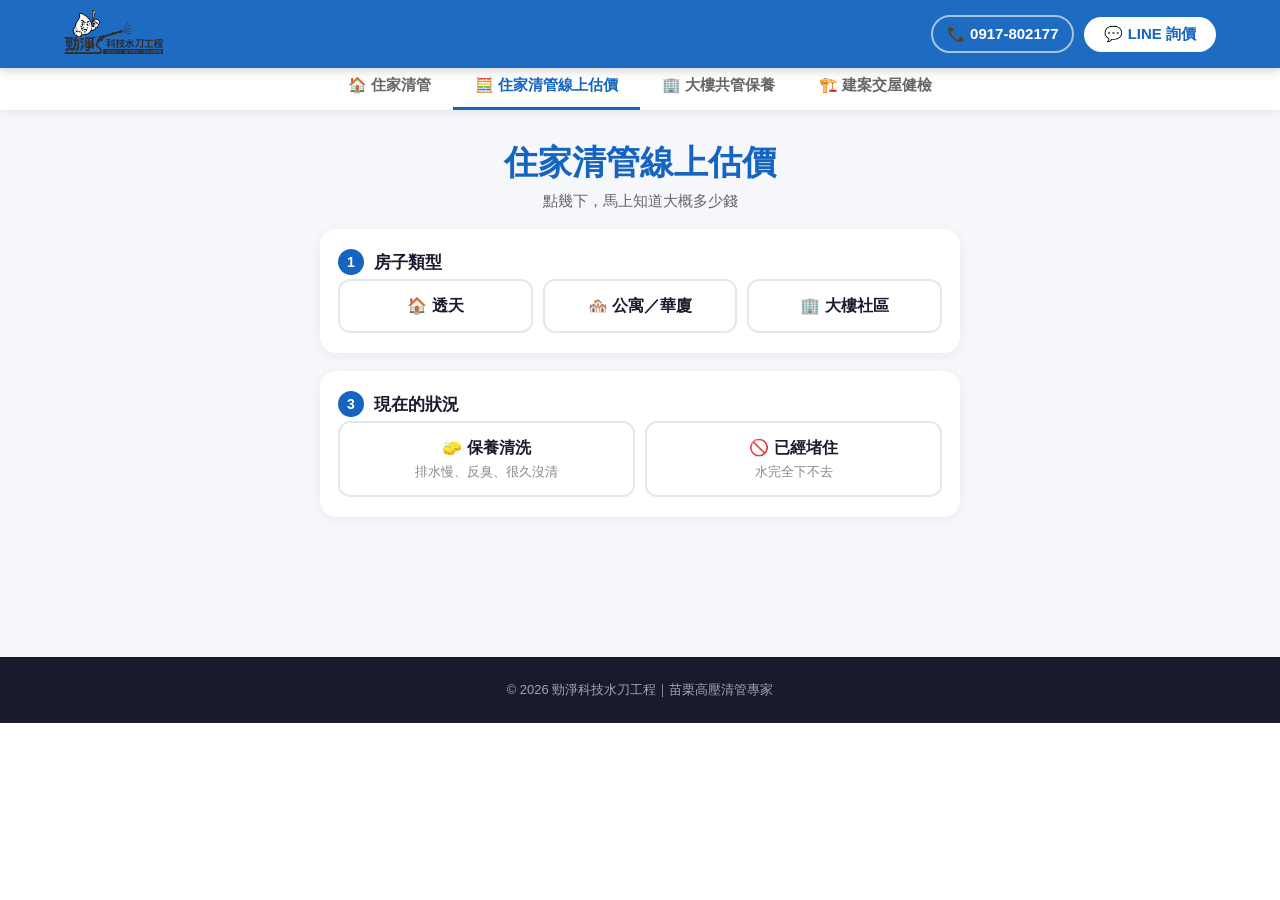
<file: estimate.html>
<!DOCTYPE html>
<html lang="zh-TW">
<head>
<meta charset="UTF-8">
<meta name="viewport" content="width=device-width, initial-scale=1.0">
<title>住家清管線上估價｜勁淨科技水刀工程</title>
<meta name="description" content="點幾下就知道價格：住家排水管保養清洗 6,500 元起、一廚二衛套餐 7,750 元，首次服務折 200。苗栗、新竹、台中高壓水刀清管，內視鏡看管、洗前洗後影像記錄。">
<meta name="format-detection" content="telephone=no">
<link rel="stylesheet" href="style.css">
<style>
.est { background: var(--gray); padding: 140px 16px 140px; }
.est-wrap { max-width: 640px; margin: 0 auto; display: flex; flex-direction: column; gap: 18px; }
.est-head { text-align: center; }
.est-head h1 { font-size: clamp(24px, 5vw, 34px); color: var(--blue); }
.est-head p { color: #666; margin-top: 6px; font-size: 15px; }
.q { scroll-margin-bottom: 90px; background: #fff; border-radius: 16px; padding: 20px 18px; box-shadow: 0 2px 12px rgba(0,0,0,0.06); }
.q h2 { font-size: 17px; color: var(--dark); margin-bottom: 4px; display: flex; gap: 10px; align-items: center; }
.q h2 .n { width: 26px; height: 26px; line-height: 26px; border-radius: 50%; background: var(--blue); color: #fff; font-size: 14px; text-align: center; flex-shrink: 0; }
.q .hint { font-size: 13px; color: #888; margin-bottom: 12px; line-height: 1.7; }
.opts { display: grid; grid-template-columns: repeat(auto-fit, minmax(140px, 1fr)); gap: 10px; }
.opt { border: 2px solid #e3e8ef; background: #fff; border-radius: 12px; padding: 14px 10px; font: inherit; font-size: 16px; font-weight: bold; color: var(--dark); cursor: pointer; text-align: center; line-height: 1.4; }
.opt small { display: block; font-size: 12.5px; font-weight: normal; color: #888; margin-top: 4px; }
.opt[aria-pressed="true"] { border-color: var(--orange); background: #fff6ea; color: #b45300; }
.opt:focus-visible, .cnt button:focus-visible, .act:focus-visible { outline: 3px solid var(--lblue); outline-offset: 2px; }
.cnts { display: flex; flex-direction: column; gap: 10px; }
.cnt { display: flex; align-items: center; justify-content: space-between; gap: 12px; padding: 10px 12px; border: 2px solid #e3e8ef; border-radius: 12px; }
.cnt .lbl { font-size: 16px; font-weight: bold; color: var(--dark); }
.cnt .lbl small { display: block; font-size: 12.5px; font-weight: normal; color: #888; }
.cnt .ctl { display: flex; align-items: center; gap: 6px; flex-shrink: 0; }
.cnt button { width: 44px; height: 44px; border-radius: 50%; border: 2px solid var(--blue); background: #fff; color: var(--blue); font-size: 22px; font-weight: bold; cursor: pointer; line-height: 1; }
.cnt button:disabled { border-color: #ddd; color: #ccc; cursor: default; }
.cnt output { min-width: 30px; text-align: center; font-size: 20px; font-weight: bold; color: var(--dark); }
.cnt.on { border-color: var(--orange); background: #fff6ea; }
.notice { background: #fff8e1; border-left: 5px solid #FDD835; border-radius: 10px; padding: 12px 14px; font-size: 13.5px; color: #5d4a00; line-height: 1.8; }
.notice.blue { background: #e3f2fd; border-color: var(--lblue); color: #0d3b6e; }
.result { background: #fff; border: 3px solid var(--orange); border-radius: 16px; padding: 20px 18px; }
.result h2 { font-size: 17px; color: var(--dark); margin-bottom: 10px; }
.lines { width: 100%; border-collapse: collapse; font-size: 15px; }
.lines td { padding: 7px 0; border-bottom: 1px dashed #eee; vertical-align: top; }
.lines td:last-child { text-align: right; white-space: nowrap; font-variant-numeric: tabular-nums; padding-left: 12px; }
.lines .save td { color: #2e7d32; font-weight: bold; }
.total { display: flex; justify-content: space-between; align-items: baseline; margin-top: 12px; gap: 12px; }
.total span { font-size: 15px; color: #555; }
.total b { font-size: 34px; color: var(--orange); font-variant-numeric: tabular-nums; }
.result .fine { font-size: 12.5px; color: #888; line-height: 1.8; margin-top: 10px; }
.acts { display: flex; flex-direction: column; gap: 10px; margin-top: 16px; }
.act { display: block; text-align: center; font: inherit; font-size: 17px; font-weight: bold; padding: 14px 18px; border-radius: 40px; cursor: pointer; border: none; }
.act.line { background: #06C755; color: #fff; }
.act.tel { background: #fff; color: var(--blue); border: 2px solid var(--blue); }
.act.copy { background: #f0f0f0; color: #444; font-size: 15px; padding: 10px; }
.copied { text-align: center; font-size: 13px; color: #2e7d32; min-height: 1em; }
.bar { position: fixed; left: 0; right: 0; bottom: 0; z-index: 98; background: #fff; box-shadow: 0 -3px 12px rgba(0,0,0,0.12); padding: 10px 16px calc(10px + env(safe-area-inset-bottom, 0px)); display: flex; align-items: center; justify-content: space-between; gap: 12px; }
.bar .bt { font-size: 13px; color: #666; }
.bar .bt b { display: block; font-size: 22px; color: var(--orange); font-variant-numeric: tabular-nums; }
.bar a { background: var(--orange); color: #fff; font-weight: bold; padding: 11px 20px; border-radius: 30px; font-size: 15px; white-space: nowrap; }
.bill { width: 100%; border-collapse: collapse; font-size: 14px; background: #fff; margin-top: 6px; }
.bill th { text-align: left; font-size: 12.5px; color: #888; font-weight: normal; border-bottom: 2px solid #ddd; padding: 6px 4px; }
.bill td { border-bottom: 1px dashed #e5e5e5; padding: 8px 4px; vertical-align: top; color: #333; }
.bill td small { display: block; font-size: 12px; color: #888; margin-top: 2px; }
.bill td:last-child, .bill th:last-child { text-align: right; white-space: nowrap; font-variant-numeric: tabular-nums; }
.bill tfoot td { border-bottom: none; border-top: 2px solid #333; font-weight: bold; font-size: 16px; color: var(--orange); }
.bill tfoot tr.first td { border-top: none; font-size: 14px; color: #2e7d32; }
.bill-title { font-weight: bold; font-size: 15px; color: var(--dark); margin-bottom: 4px; }
.free { margin-top: 14px; background: #f1f8e9; border-radius: 12px; padding: 12px 14px; font-size: 14px; color: #33691e; }
.free ul { display: flex; flex-wrap: wrap; gap: 6px 14px; list-style: none; padding: 0; margin: 6px 0 0; }
.free li::before { content: "✔ "; }
[hidden] { display: none !important; }
</style>
</head>
<body>

<nav>
  <a href="index.html"><img src="logo.png" alt="勁淨科技" class="nav-logo"></a>
  <div class="nav-right">
    <a href="tel:0917802177" class="nav-tel">📞 0917-802177</a>
    <a href="https://line.me/ti/p/~@228qpmdb" class="nav-cta">💬 LINE 詢價</a>
  </div>
</nav>
<div class="tabs">
  <a href="index.html">🏠 住家清管</a>
  <a href="estimate.html" class="active">🧮 住家清管線上估價</a>
  <a href="building.html">🏢 大樓共管保養</a>
  <a href="builder.html">🏗️ 建案交屋健檢</a>
</div>

<main class="est">
  <div class="est-wrap">
    <div class="est-head">
      <h1>住家清管線上估價</h1>
      <p>點幾下，馬上知道大概多少錢</p>
    </div>

    <!-- 1 房子 -->
    <div class="q">
      <h2><span class="n">1</span>房子類型</h2>
      <div class="opts" data-group="house">
        <button type="button" class="opt" data-v="透天" aria-pressed="false">🏠 透天</button>
        <button type="button" class="opt" data-v="公寓／華廈" aria-pressed="false">🏘️ 公寓／華廈</button>
        <button type="button" class="opt" data-v="大樓" aria-pressed="false">🏢 大樓社區</button>
      </div>
      <div class="notice blue" id="bldNote" hidden style="margin-top:12px">
        大樓的公共排水幹管，由管委會統一安排保養比較划算。<a href="building.html" style="color:var(--blue);font-weight:bold;text-decoration:underline">看大樓共管保養 →</a><br>
        只清自己家裡的排水，也可以繼續往下估。
      </div>
    </div>

    <!-- 1b 電梯／樓層 -->
    <div class="q" id="qLift" hidden>
      <h2><span class="n">2</span>有沒有電梯？</h2>
      <div class="opts" data-group="lift">
        <button type="button" class="opt" data-v="有" aria-pressed="false">🛗 有電梯</button>
        <button type="button" class="opt" data-v="沒有" aria-pressed="false">🪜 沒有電梯</button>
      </div>
      <div id="floorBox" hidden style="margin-top:14px">
        <p class="hint">要清的排水孔，最高在幾樓？水刀管要用人力搬上樓，2 樓起每層搬運費 +500。</p>
        <div class="opts" data-group="floor" style="grid-template-columns:repeat(auto-fit,minmax(64px,1fr))">
          <button type="button" class="opt" data-v="1" aria-pressed="false">1F</button>
          <button type="button" class="opt" data-v="2" aria-pressed="false">2F</button>
          <button type="button" class="opt" data-v="3" aria-pressed="false">3F</button>
          <button type="button" class="opt" data-v="4" aria-pressed="false">4F</button>
          <button type="button" class="opt" data-v="5" aria-pressed="false">5F</button>
          <button type="button" class="opt" data-v="6" aria-pressed="false">6F</button>
        </div>
      </div>
    </div>

    <!-- 2 狀況 -->
    <div class="q">
      <h2><span class="n">3</span>現在的狀況</h2>
      <div class="opts" data-group="mode">
        <button type="button" class="opt" data-v="keep" aria-pressed="false">🧽 保養清洗<small>排水慢、反臭、很久沒清</small></button>
        <button type="button" class="opt" data-v="clog" aria-pressed="false">🚫 已經堵住<small>水完全下不去</small></button>
      </div>
    </div>

    <!-- 首次優惠 -->
    <div class="q" id="qFirst" hidden>
      <h2><span class="n">🎉</span>第一次找勁淨嗎？</h2>
      <p class="hint">首次服務折 200，套餐也能用（限 2026/12/31 前預約）</p>
      <div class="opts" data-group="first">
        <button type="button" class="opt" data-v="是" aria-pressed="false">第一次<small>享首次優惠</small></button>
        <button type="button" class="opt" data-v="否" aria-pressed="false">以前找過<small>老客戶另有優惠</small></button>
      </div>
      <div class="notice blue" id="oldNote" hidden style="margin-top:12px">
        👋 謝謝您再次找勁淨！老客戶請直接私訊官方 LINE，享老客戶優惠價。<br>
        <a href="https://line.me/R/oaMessage/%40228qpmdb/?%E6%88%91%E6%98%AF%E8%80%81%E5%AE%A2%E6%88%B6%EF%BC%8C%E6%83%B3%E9%A0%90%E7%B4%84%E6%B8%85%E7%AE%A1" target="_blank" rel="noopener" style="display:inline-block;margin-top:8px;background:#06C755;color:#fff;font-weight:bold;padding:9px 18px;border-radius:30px">💬 私訊官方 LINE @228qpmdb</a>
      </div>
    </div>

    <!-- 3 位置 -->
    <div class="q" id="qWhere" hidden>
      <h2><span class="n">4</span><span id="whereTitle">要清哪些排水孔？</span></h2>
      <p class="hint" id="whereHint"></p>
      <div class="notice" id="keepWhy" hidden style="margin-bottom:12px"><b>保養清洗費用明細（單孔）：</b><table class="bill"><thead><tr><th>項目</th><th>金額</th></tr></thead><tbody><tr><td><b>內視鏡勘察 2 次</b><small>洗前看清楚管內狀況，洗後再看一次確認乾淨</small></td><td>1,500</td></tr><tr><td><b>高壓水刀管壁清洗</b><small>管壁清洗專用刀頭，依配管粗細換用大小刀頭，360° 沖刷整段管壁</small></td><td>2,300</td></tr><tr><td><b>三位技術人員連線作業</b><small>① 管線影像診斷：工業內視鏡即時研判管內結垢與彎管，精準下達清洗指令<br>② 系統壓力控制：專人全程駐守設備，即時掌控水壓，守護管線安全<br>③ 高壓軟管操作：掌握進管角度與力道，360° 無死角徹底清潔</small></td><td>2,700</td></tr></tbody><tfoot><tr><td>原價</td><td>6,500</td></tr><tr class="first"><td>首次優惠</td><td>−200 → 6,300</td></tr></tfoot></table><div class="free"><b>🎁 附加服務，不另收費</b><ul><li>施工圍板</li><li>師傅換穿乾淨拖鞋</li><li>濾網、收集桶等耗材</li><li>廢料清運、現場清潔</li><li>完工流量測試</li><li>洗前洗後影像</li><li>書面保固 1 年</li></ul></div></div>
      <div class="notice" id="clogWhy" hidden style="margin-bottom:12px">
        <b>堵塞疏通費用明細：</b><table class="bill"><thead><tr><th>項目</th><th>金額</th></tr></thead><tbody><tr><td><b>內視鏡多次勘察</b><small>施工前找出堵塞位置和原因、施工中確認進度、完工後複查</small></td><td>2,000</td></tr><tr><td><b>高壓水刀疏通</b><small>破碎刀頭把堵塞物打碎，太大塊的直接帶出來；打通後換管壁清洗刀頭，依配管粗細換用大小刀頭</small></td><td>3,400</td></tr><tr><td><b>三位技術人員連線作業</b><small>① 管線影像診斷：工業內視鏡即時研判管內結垢與彎管，精準下達清洗指令<br>② 系統壓力控制：專人全程駐守設備，即時掌控水壓，守護管線安全<br>③ 高壓軟管操作：掌握進管角度與力道，360° 無死角徹底清潔</small></td><td>3,600</td></tr></tbody><tfoot><tr><td>原價</td><td>9,000</td></tr><tr class="first"><td>首次優惠</td><td>−200 → 8,800</td></tr></tfoot></table><div class="free"><b>🎁 附加服務，不另收費</b><ul><li>施工圍板</li><li>師傅換穿乾淨拖鞋</li><li>濾網、收集桶等耗材</li><li>廢料清運、現場清潔</li><li>完工流量測試</li><li>洗前洗後影像</li><li>書面保固 1 年</li></ul></div>
        一般通管只戳開中間，管壁積料還在，很容易再塞；我們一次洗到位。
      </div>
      <div class="cnts" id="mainCnts"></div>
    </div>

    <!-- 4 順便保養（堵塞模式） -->
    <div class="q" id="qExtra" hidden>
      <h2><span class="n">5</span>其他排水孔要順便保養嗎？</h2>
      <p class="hint">同一趟順便清，每孔只要 +1,500</p>
      <div class="cnts" id="extraCnts"></div>
    </div>

    <div class="notice" id="scopeNote" hidden>
      📌 估價範圍限<b>濕區地排</b>：廚房排水、浴室地排、陽台地排。<br>
      洗手台、浴缸、馬桶及乾區排水，水刀管不一定進得去，需現場評估。
    </div>

    <!-- 5 地區 -->
    <div class="q" id="qArea" hidden>
      <h2><span class="n" id="areaNum">5</span>在哪一區？</h2>
      <div class="opts" data-group="area">
        <button type="button" class="opt" data-v="苗栗" aria-pressed="false">苗栗<small>免車資</small></button>
        <button type="button" class="opt" data-v="新竹" aria-pressed="false">新竹<small>車資 +1,000</small></button>
        <button type="button" class="opt" data-v="台中" aria-pressed="false">台中<small>車資 +1,500</small></button>
        <button type="button" class="opt" data-v="其他地區" aria-pressed="false">其他</button>
      </div>
      <p class="hint" style="margin:10px 0 0">🤝 同一區、同一天有 2 戶以上一起預約，車資全免，歡迎揪鄰居親友一起約。</p>
      <p class="hint" id="farNote" hidden style="margin:6px 0 0">其他地區請先 LINE 或來電確認是否能到府，車資另外報價。</p>
    </div>

    <!-- 結果 -->
    <div class="result" id="result" hidden>
      <h2>預估費用</h2>
      <table class="lines"><tbody id="lines"></tbody></table>
      <div class="total"><span>預估合計</span><b id="total">—</b></div>
      <div class="notice blue" style="margin-top:12px">📌 以上為線上預估，<b>實際報價以官方 LINE 報價為準</b>。例如同區同日 2 戶以上一起預約免車資，會在 LINE 上重新報價給您。</div>
      <p class="fine" id="fine"></p>
      <div class="acts">
        <a class="act line" id="lineBtn" href="https://line.me/ti/p/~@228qpmdb" target="_blank" rel="noopener">💬 用 LINE 傳給我們預約</a>
        <a class="act tel" href="tel:0917802177">📞 打電話 0917-802177</a>
        <button type="button" class="act copy" id="copyBtn">複製估價內容</button>
        <div class="copied" id="copied" aria-live="polite"></div>
      </div>
    </div>
  </div>
</main>

<div class="bar" id="bar" hidden>
  <div class="bt">預估合計<b id="barTotal">—</b></div>
  <a href="#result">看明細・預約</a>
</div>

<footer>
  <p>© 2026 勁淨科技水刀工程｜苗栗高壓清管專家</p>
</footer>

<script>
(function () {
  // ===== 價格（要調價只改這裡）=====
  var PRICE = {
    keepFirst: 6500,   // 保養：第一孔
    firstOff: { keep: 200, clog: 200 }, // 首次優惠：每張訂單折 200，可與套餐併用（LINE 議價可再讓 100，不寫在網頁）
    firstUntil: "2026-12-31", // 首次優惠截止日（預約日）
    keepAdd: 1500,     // 保養：每加一孔
    combo: 7750,       // 一廚二衛套餐（廚房 1 + 浴室地排 2）
    clog: 9000,        // 堵塞：每管
    clogAddKeep: 1500, // 堵塞時順便保養：每孔
    carry: 500,        // 沒電梯：2F 起每層搬運費
    travel: { "新竹": 1000, "台中": 1500 } // 外縣市車資；同區同日 2 戶以上免收
  };
  var SPOTS = [
    { k: "kitchen", name: "廚房排水", sub: "水槽下方排水管" },
    { k: "bath", name: "浴室地排", sub: "一間浴室通常 1 個" },
    { k: "balcony", name: "陽台地排", sub: "含洗衣機排水" }
  ];
  var LINE_ID = "@228qpmdb";

  var st = { first: "", house: "", lift: "", floor: "", mode: "", area: "", main: { kitchen: 0, bath: 0, balcony: 0 }, extra: { kitchen: 0, bath: 0, balcony: 0 } };
  var $ = function (id) { return document.getElementById(id); };
  var fmt = function (n) { return "NT$" + n.toLocaleString("en-US"); };

  function buildCounters(box, bag, max) {
    box.innerHTML = "";
    SPOTS.forEach(function (s) {
      var row = document.createElement("div");
      row.className = "cnt";
      row.innerHTML =
        '<div class="lbl">' + s.name + '<small>' + s.sub + '</small></div>' +
        '<div class="ctl"><button type="button" aria-label="減少' + s.name + '">−</button>' +
        '<output aria-live="polite">0</output>' +
        '<button type="button" aria-label="增加' + s.name + '">＋</button></div>';
      var b = row.querySelectorAll("button"), out = row.querySelector("output");
      function paint() {
        out.textContent = bag[s.k];
        b[0].disabled = bag[s.k] <= 0;
        b[1].disabled = bag[s.k] >= max;
        row.classList.toggle("on", bag[s.k] > 0);
      }
      b[0].addEventListener("click", function () { if (bag[s.k] > 0) { bag[s.k]--; paint(); update(); } });
      b[1].addEventListener("click", function () { if (bag[s.k] < max) { bag[s.k]++; paint(); update(); } });
      paint();
      box.appendChild(row);
    });
  }

  document.querySelectorAll(".opts").forEach(function (g) {
    var key = g.getAttribute("data-group");
    g.querySelectorAll(".opt").forEach(function (btn) {
      btn.addEventListener("click", function () {
        g.querySelectorAll(".opt").forEach(function (o) { o.setAttribute("aria-pressed", o === btn ? "true" : "false"); });
        var prev = st[key];
        st[key] = btn.getAttribute("data-v");
        if (key === "house" && st.house === "大樓" && !st.lift) {
          st.lift = "有";
          document.querySelectorAll('[data-group="lift"] .opt').forEach(function (o) { o.setAttribute("aria-pressed", o.getAttribute("data-v") === "有" ? "true" : "false"); });
        }
        if (key === "mode" && prev !== st.mode) {
          st.main = { kitchen: 0, bath: 0, balcony: 0 };
          st.extra = { kitchen: 0, bath: 0, balcony: 0 };
          if (st.mode === "keep") { st.main.kitchen = 1; }
          buildCounters($("mainCnts"), st.main, 6);
          buildCounters($("extraCnts"), st.extra, 6);
        }
        update();
      });
    });
  });

  function count(bag) { return bag.kitchen + bag.bath + bag.balcony; }
  function desc(bag) {
    var p = [];
    SPOTS.forEach(function (s) { if (bag[s.k]) p.push(s.name + " " + bag[s.k]); });
    return p.join("、");
  }

  function calc() {
    var lines = [], total = 0;
    if (st.mode === "keep") {
      var m = st.main, n = count(m);
      if (!n) return null;
      if (m.kitchen >= 1 && m.bath >= 2) {
        var rest = n - 3;
        lines.push(["一廚二衛套餐（廚房 1＋浴室地排 2）", PRICE.combo]);
        if (rest > 0) lines.push(["加洗 " + rest + " 孔 × " + PRICE.keepAdd.toLocaleString("en-US"), rest * PRICE.keepAdd]);
        total = PRICE.combo + rest * PRICE.keepAdd;
        var orig = PRICE.keepFirst + (n - 1) * PRICE.keepAdd;
        lines.push(["套餐已省 " + fmt(orig - total) + "（原價 " + fmt(orig) + "）", null, "save"]);
      } else {
        lines.push(["保養清洗（第 1 孔）", PRICE.keepFirst]);
        if (n > 1) lines.push(["加洗 " + (n - 1) + " 孔 × " + PRICE.keepAdd.toLocaleString("en-US"), (n - 1) * PRICE.keepAdd]);
        total = PRICE.keepFirst + (n - 1) * PRICE.keepAdd;
      }
    } else if (st.mode === "clog") {
      var c = count(st.main);
      if (!c) return null;
      lines.push(["堵塞疏通 " + c + " 管 × " + PRICE.clog.toLocaleString("en-US"), c * PRICE.clog]);
      total = c * PRICE.clog;
      var e = count(st.extra);
      if (e) { lines.push(["順便保養 " + e + " 孔 × " + PRICE.clogAddKeep.toLocaleString("en-US"), e * PRICE.clogAddKeep]); total += e * PRICE.clogAddKeep; }
    } else return null;
    if (st.first === "是" && promoOn()) { var off = PRICE.firstOff[st.mode]; lines.push(["首次" + (st.mode === "keep" ? "保養" : "堵塞疏通") + "優惠（2026/12/31 前預約）", -off]); total -= off; }
    var fl = carryFloors();
    if (fl > 0) { lines.push(["搬運費（無電梯，" + st.floor + "F，" + fl + " 層 × " + PRICE.carry + "）", fl * PRICE.carry]); total += fl * PRICE.carry; }
    var tv = PRICE.travel[st.area] || 0;
    if (tv) {
      lines.push(["車資（" + st.area + "）", tv]); total += tv;
      lines.push(["同區同日 2 戶以上一起約，車資全免", null, "save"]);
    }
    return { lines: lines, total: total };
  }

  function promoOn() {
    var d = new Date(Date.now() + 8 * 3600e3).toISOString().slice(0, 10);
    return d <= PRICE.firstUntil;
  }

  function carryFloors() {
    if (st.lift !== "沒有" || !st.floor) return 0;
    return Math.max(0, parseInt(st.floor, 10) - 1);
  }

  function message(r) {
    var t = "【住家清管線上估價】\n";
    t += "房子：" + (st.house || "未選");
    if (st.lift === "有") t += "（有電梯）";
    if (st.lift === "沒有") t += "（無電梯" + (st.floor ? "，最高 " + st.floor + "F" : "") + "）";
    t += "\n";
    if (st.mode === "keep") t += "需求：保養清洗\n位置：" + desc(st.main) + "\n";
    else {
      t += "需求：堵塞疏通\n堵住：" + desc(st.main) + "\n";
      if (count(st.extra)) t += "順便保養：" + desc(st.extra) + "\n";
    }
    if (st.first === "是" && promoOn()) t += "首次服務：是（折 " + PRICE.firstOff[st.mode] + "）\n";
    if (st.first === "否") t += "老客戶：是（請報老客戶優惠價）\n";
    t += "地區：" + (st.area || "未選") + "\n";
    t += "預估：" + fmt(r.total) + "\n";
    t += "想約時間：";
    return t;
  }

  function update() {
    $("bldNote").hidden = st.house !== "大樓";
    $("qLift").hidden = !st.house;
    $("floorBox").hidden = st.lift !== "沒有";
    var has = !!st.mode;
    $("qWhere").hidden = !has;
    $("scopeNote").hidden = !has;
    $("qArea").hidden = !has;
    $("qExtra").hidden = st.mode !== "clog";
    $("qFirst").hidden = !has || !promoOn();
    $("oldNote").hidden = st.first !== "否";
    $("clogWhy").hidden = st.mode !== "clog";
    $("keepWhy").hidden = st.mode !== "keep";
    $("areaNum").textContent = st.mode === "clog" ? "6" : "5";
    $("farNote").hidden = st.area !== "其他地區";
    if (st.mode === "keep") {
      $("whereTitle").textContent = "要清哪些排水孔？";
      $("whereHint").textContent = "第 1 孔 6,500，每加 1 孔 +1,500。選廚房 1＋浴室 2，自動套用一廚二衛套餐 7,750。";
    } else if (st.mode === "clog") {
      $("whereTitle").textContent = "哪裡堵住了？";
      $("whereHint").textContent = "堵塞疏通每管 9,000，含內視鏡確認堵塞位置、高壓水刀打通。";
    }

    var r = calc();
    $("result").hidden = !r;
    $("bar").hidden = !r;
    if (!r) return;
    var tb = $("lines"); tb.innerHTML = "";
    r.lines.forEach(function (l) {
      var tr = document.createElement("tr");
      if (l[2] === "save") tr.className = "save";
      var a = document.createElement("td"), b = document.createElement("td");
      a.textContent = l[0]; b.textContent = l[1] == null ? "" : fmt(l[1]);
      if (l[2] === "save") { a.colSpan = 2; tr.appendChild(a); } else { tr.appendChild(a); tr.appendChild(b); }
      tb.appendChild(tr);
    });
    $("total").textContent = fmt(r.total);
    $("barTotal").textContent = fmt(r.total);
    $("fine").innerHTML = st.mode === "keep"
      ? "※ 到府先用內視鏡看管，若發現管內已堵塞，該管改以堵塞疏通 9,000 計價，會先拍給您看、說明清楚，您同意才施工。<br>※ 內含內視鏡看管、高壓水刀清洗、流量測試、洗前洗後影像。"
      : "※ 管內有水泥塊、異物卡死等特殊狀況，現場評估後另行報價，同意才施工。<br>※ 內含內視鏡看管、高壓水刀清洗、流量測試、洗前洗後影像。";
    $("lineBtn").href = "https://line.me/R/oaMessage/" + encodeURIComponent(LINE_ID) + "/?" + encodeURIComponent(message(r));
  }

  $("copyBtn").addEventListener("click", function () {
    var r = calc(); if (!r) return;
    var txt = message(r);
    var done = function () { $("copied").textContent = "已複製，可以貼到 LINE 或簡訊傳給我們。"; };
    if (navigator.clipboard && navigator.clipboard.writeText) {
      navigator.clipboard.writeText(txt).then(done, function () { fallback(txt); done(); });
    } else { fallback(txt); done(); }
  });
  function fallback(txt) {
    var ta = document.createElement("textarea"); ta.value = txt; document.body.appendChild(ta);
    ta.select(); try { document.execCommand("copy"); } catch (e) {} document.body.removeChild(ta);
  }

  update();
})();
</script>
</body>
</html>
</file>
<file: style.css>
* { margin: 0; padding: 0; box-sizing: border-box; }
:root {
  --blue:   #1565C0;
  --lblue:  #1E88E5;
  --orange: #F57C00;
  --dark:   #1a1a2e;
  --gray:   #f5f7fa;
  --text:   #333;
}
body { font-family: '微軟正黑體', 'Microsoft JhengHei', sans-serif; color: var(--text); }
a { text-decoration: none; color: inherit; }

/* NAV */
nav {
  position: fixed; top: 0; width: 100%; z-index: 100;
  background: rgba(21,101,192,0.96);
  display: flex; align-items: center; justify-content: space-between;
  padding: 10px 5%;
  box-shadow: 0 2px 10px rgba(0,0,0,0.2);
}
nav img.nav-logo { height: 44px; }
.nav-cta {
  background: #fff; color: var(--blue);
  font-weight: bold; font-size: 15px;
  padding: 8px 20px; border-radius: 30px;
  transition: all .2s;
}
.nav-cta:hover { background: #e3f2fd; }

/* HERO */
.hero {
  min-height: 100vh;
  background: linear-gradient(135deg, #0d3b8e 0%, #1565C0 50%, #1E88E5 100%);
  display: flex; align-items: center; justify-content: center;
  text-align: center; padding: 100px 5% 60px;
  position: relative; overflow: hidden;
}
.hero-content { position: relative; z-index: 1; }
.hero img.mascot { width: 130px; margin-bottom: 20px; filter: drop-shadow(0 4px 16px rgba(0,0,0,0.3)); }
.hero h1 { font-size: clamp(28px, 5vw, 52px); color: #fff; line-height: 1.3; margin-bottom: 16px; }
.hero h1 span { color: #FDD835; }
.hero p.sub { font-size: clamp(15px, 2vw, 20px); color: rgba(255,255,255,0.85); margin-bottom: 36px; }
.hero-btns { display: flex; gap: 16px; justify-content: center; flex-wrap: wrap; }
.btn-primary {
  background: #FDD835; color: #1a1a2e;
  font-size: 17px; font-weight: bold;
  padding: 14px 32px; border-radius: 40px;
  box-shadow: 0 4px 16px rgba(0,0,0,0.25);
  transition: transform .2s;
  display: inline-block;
}
.btn-primary:hover { transform: translateY(-2px); }
.btn-secondary {
  background: rgba(255,255,255,0.15); color: #fff;
  border: 2px solid rgba(255,255,255,0.6);
  font-size: 17px; font-weight: bold;
  padding: 14px 32px; border-radius: 40px;
  backdrop-filter: blur(4px);
  transition: background .2s;
  display: inline-block;
}
.btn-secondary:hover { background: rgba(255,255,255,0.25); }
.slogan-bar {
  margin-top: 48px;
  background: rgba(255,255,255,0.1);
  border-radius: 12px; padding: 14px 28px;
  display: inline-block;
  font-size: 16px; color: rgba(255,255,255,0.9);
  letter-spacing: 2px;
}

/* ALERT BANNER — 工班交接 */
.alert-banner {
  background: linear-gradient(135deg, #1a1a2e 0%, #2d2d44 100%);
  padding: 56px 5%;
  text-align: center;
  position: relative; overflow: hidden;
}
.alert-banner::before {
  content: '';
  position: absolute; inset: 0;
  background: url('case3.jpg') center/cover no-repeat;
  opacity: 0.06;
}
.alert-inner { position: relative; z-index: 1; }
.alert-tag {
  display: inline-block;
  background: var(--orange); color: #fff;
  font-size: 13px; font-weight: bold;
  padding: 4px 16px; border-radius: 20px;
  letter-spacing: 2px; margin-bottom: 20px;
}
.alert-banner h2 {
  font-size: clamp(22px, 4vw, 40px);
  color: #fff; line-height: 1.4; margin-bottom: 12px;
}
.alert-banner h2 em { color: #FDD835; font-style: normal; }
.alert-banner p { color: rgba(255,255,255,0.7); font-size: 15px; margin-bottom: 36px; }
.alert-steps {
  display: flex; justify-content: center; flex-wrap: wrap; gap: 16px;
  margin-bottom: 36px;
}
.alert-step {
  background: rgba(255,255,255,0.08);
  border: 1px solid rgba(255,255,255,0.15);
  border-radius: 12px; padding: 16px 24px;
  color: #fff; font-size: 14px; min-width: 160px;
}
.alert-step .step-num { font-size: 24px; margin-bottom: 6px; }

/* SECTION COMMON */
section { padding: 72px 5%; }
.section-title { text-align: center; margin-bottom: 48px; }
.section-title h2 { font-size: clamp(22px, 3vw, 34px); color: var(--blue); }
.section-title p { color: #666; margin-top: 8px; font-size: 15px; }
.section-title h2::after {
  content: ''; display: block;
  width: 48px; height: 4px;
  background: var(--lblue); border-radius: 2px;
  margin: 12px auto 0;
}

/* FEATURES */
.features { background: var(--gray); }
.feat-grid { display: grid; grid-template-columns: repeat(auto-fit, minmax(220px, 1fr)); gap: 28px; max-width: 1100px; margin: 0 auto; }
.feat-card {
  background: #fff; border-radius: 16px;
  padding: 32px 24px; text-align: center;
  box-shadow: 0 2px 12px rgba(0,0,0,0.07);
  transition: transform .2s;
}
.feat-card:hover { transform: translateY(-4px); }
.feat-icon { font-size: 40px; margin-bottom: 16px; }
.feat-card h3 { font-size: 17px; color: var(--blue); margin-bottom: 10px; }
.feat-card p { font-size: 14px; color: #666; line-height: 1.7; }
.feat-card.equip { border-top: 4px solid var(--orange); }
.feat-card.equip h3 { color: var(--orange); }

/* COMPARISON */
.comparison { background: #fff; }
.compare-wrap { max-width: 900px; margin: 0 auto; overflow-x: auto; }
.compare-table { width: 100%; border-collapse: collapse; border-radius: 16px; overflow: hidden; box-shadow: 0 4px 20px rgba(0,0,0,0.08); }
.compare-table th { padding: 18px 20px; font-size: 16px; text-align: center; }
.compare-table th:first-child { background: #f0f0f0; color: #555; width: 30%; }
.compare-table th.th-old { background: #9E9E9E; color: #fff; }
.compare-table th.th-new { background: var(--blue); color: #fff; }
.compare-table td { padding: 14px 20px; font-size: 14px; text-align: center; border-bottom: 1px solid #f0f0f0; }
.compare-table td:first-child { text-align: left; font-weight: bold; color: #444; background: #fafafa; }
.compare-table tr:last-child td { border-bottom: none; }
.compare-table tr:nth-child(even) td:not(:first-child) { background: #f9fbff; }
.badge-bad  { color: #c62828; font-weight: bold; }
.badge-good { color: #2e7d32; font-weight: bold; }
.compare-note { text-align: center; margin-top: 20px; font-size: 13px; color: #888; }

/* SERVICES */
.services { background: var(--gray); }
.svc-grid { display: grid; grid-template-columns: repeat(auto-fit, minmax(280px, 1fr)); gap: 24px; max-width: 1100px; margin: 0 auto; }
.svc-card {
  background: #fff;
  border: 2px solid #e3f2fd; border-radius: 16px;
  padding: 28px 24px; position: relative; overflow: hidden;
}
.svc-card::before {
  content: ''; position: absolute; top: 0; left: 0;
  width: 6px; height: 100%; background: var(--lblue);
}
.svc-card.highlight::before { background: var(--orange); }
.svc-card.highlight { border-color: #ffe0b2; }
.svc-badge {
  display: inline-block; background: var(--orange); color: #fff;
  font-size: 11px; font-weight: bold; padding: 2px 10px;
  border-radius: 10px; margin-bottom: 10px;
}
.svc-card h3 { font-size: 18px; color: var(--dark); margin-bottom: 14px; }
.svc-item { display: flex; align-items: center; gap: 10px; padding: 9px 0; border-bottom: 1px solid #f0f0f0; font-size: 14px; }
.svc-item:last-child { border-bottom: none; }
.svc-item::before { content: '✔'; color: var(--lblue); font-size: 13px; flex-shrink: 0; }
.svc-card.highlight .svc-item::before { color: var(--orange); }
.svc-note { font-size: 12px; color: #999; margin-top: 14px; }
.svc-cta { margin-top: 40px; text-align: center; }
.svc-cta p { color: #555; margin-bottom: 16px; font-size: 15px; }

/* GALLERY */
.gallery { background: var(--dark); }
.gallery .section-title h2 { color: #fff; }
.gallery .section-title p { color: rgba(255,255,255,0.6); }
.gallery .section-title h2::after { background: #FDD835; }
.gallery-grid { display: grid; grid-template-columns: repeat(auto-fit, minmax(280px, 1fr)); gap: 16px; max-width: 1100px; margin: 0 auto; }
.gallery-item { border-radius: 12px; overflow: hidden; position: relative; aspect-ratio: 4/3; }
.gallery-item img { width: 100%; height: 100%; object-fit: cover; transition: transform .3s; }
.gallery-item:hover img { transform: scale(1.04); }
.gallery-label {
  position: absolute; top: 12px; left: 12px;
  background: rgba(0,0,0,0.6); color: #FDD835;
  font-size: 12px; font-weight: bold;
  padding: 3px 10px; border-radius: 12px;
}
.gallery-caption {
  position: absolute; bottom: 0; left: 0; right: 0;
  background: linear-gradient(transparent, rgba(0,0,0,0.72));
  color: #fff; font-size: 13px; padding: 20px 14px 12px;
}

/* BUILDER CTA */
.builder-cta {
  background: linear-gradient(135deg, var(--orange) 0%, #E65100 100%);
  padding: 64px 5%; text-align: center;
}
.builder-cta h2 { font-size: clamp(22px, 3vw, 36px); color: #fff; margin-bottom: 12px; }
.builder-cta p { color: rgba(255,255,255,0.88); font-size: 16px; margin-bottom: 32px; line-height: 1.7; }
.btn-white {
  background: #fff; color: var(--orange);
  font-size: 18px; font-weight: bold;
  padding: 16px 40px; border-radius: 40px;
  box-shadow: 0 4px 20px rgba(0,0,0,0.2);
  transition: transform .2s;
  display: inline-block;
}
.btn-white:hover { transform: translateY(-2px); }

/* CONTACT */
.contact { background: var(--gray); }
.contact-wrap { max-width: 800px; margin: 0 auto; display: grid; grid-template-columns: 1fr 1fr; gap: 40px; align-items: center; }
.contact-info h3 { font-size: 22px; color: var(--blue); margin-bottom: 24px; }
.contact-row { display: flex; align-items: center; gap: 14px; margin-bottom: 20px; }
.contact-icon { font-size: 28px; }
.contact-label { font-size: 13px; color: #888; }
.contact-value { font-size: 20px; font-weight: bold; color: var(--dark); }
.contact-area { font-size: 14px; color: #555; margin-top: 4px; }
.qr-box { text-align: center; }
.qr-box img { width: 160px; border: 4px solid #fff; border-radius: 12px; box-shadow: 0 4px 16px rgba(0,0,0,0.12); }
.qr-box p { margin-top: 12px; font-size: 14px; color: #555; }

/* FOOTER */
footer {
  background: var(--dark); color: rgba(255,255,255,0.6);
  text-align: center; padding: 24px 5%; font-size: 13px;
}

@media (max-width: 600px) {
  .contact-wrap { grid-template-columns: 1fr; text-align: center; }
  .contact-row { justify-content: center; }
  .alert-steps { flex-direction: column; align-items: center; }
}

/* PRICING in service cards */
.svc-price {
  margin-top: 16px; padding-top: 14px;
  border-top: 2px dashed #dde8f8;
  font-size: 13.5px; color: #555; line-height: 2;
}
.svc-price strong { color: var(--dark); font-size: 15px; }
.svc-card.highlight .svc-price { border-color: #ffd09a; }

/* WARRANTY */
.warranty { background: #fff; }
.warranty-grid {
  display: grid;
  grid-template-columns: repeat(auto-fit, minmax(260px, 1fr));
  gap: 24px; max-width: 780px; margin: 0 auto;
}
.warranty-card {
  border-radius: 16px; padding: 32px 24px; text-align: center;
}
.warranty-card.w-blue { border: 2px solid #bbdefb; background: #f0f7ff; }
.warranty-card.w-gold { border: 2px solid #FDD835; background: #fffef0; }
.warranty-icon { font-size: 44px; margin-bottom: 10px; }
.warranty-num {
  font-size: 52px; font-weight: 900; line-height: 1; color: var(--blue);
}
.warranty-card.w-gold .warranty-num { color: #E65100; }
.warranty-unit { font-size: 20px; font-weight: bold; vertical-align: bottom; line-height: 2.4; }
.warranty-label { font-size: 13px; color: #999; margin: 4px 0 12px; }
.warranty-type { font-size: 17px; font-weight: bold; color: var(--dark); margin-bottom: 8px; }
.warranty-desc { font-size: 13px; color: #777; line-height: 1.75; }
.warranty-exclude {
  max-width: 640px; margin: 28px auto 0;
  background: #fff8f8; border-radius: 12px;
  padding: 18px 24px; border-left: 4px solid #e57373;
  font-size: 13.5px; color: #555; line-height: 1.9;
}
.warranty-exclude b { color: #c62828; }

/* CASE STUDIES (text cards inside gallery) */
.case-grid {
  display: grid;
  grid-template-columns: repeat(auto-fit, minmax(260px, 1fr));
  gap: 18px; max-width: 1100px; margin: 28px auto 0;
}
.case-card {
  background: rgba(255,255,255,0.07);
  border: 1px solid rgba(255,255,255,0.15);
  border-radius: 14px; padding: 22px 20px;
}
.case-tag {
  display: inline-block; background: #FDD835; color: #1a1a2e;
  font-size: 11px; font-weight: bold;
  padding: 2px 10px; border-radius: 10px; margin-bottom: 10px;
}
.case-card h4 { font-size: 15px; color: #fff; margin-bottom: 8px; }
.case-card p { font-size: 13px; color: rgba(255,255,255,0.62); line-height: 1.8; }
.case-result {
  margin-top: 12px; padding-top: 10px;
  border-top: 1px solid rgba(255,255,255,0.12);
  font-size: 13px; color: #FDD835; font-weight: bold;
}

/* ===== v2：三分頁共用 ===== */
nav .nav-right { display: flex; gap: 10px; align-items: center; }
.nav-tel {
  color: #fff; font-weight: bold; font-size: 15px;
  padding: 8px 14px; border: 2px solid rgba(255,255,255,0.6); border-radius: 30px;
}
.tabs {
  position: fixed; top: 64px; left: 0; right: 0; z-index: 99;
  background: #fff; display: flex; justify-content: center;
  box-shadow: 0 2px 8px rgba(0,0,0,0.08); overflow-x: auto;
}
.tabs a {
  padding: 12px 22px; font-size: 15px; font-weight: bold; color: #666;
  border-bottom: 3px solid transparent; white-space: nowrap;
}
.tabs a:hover { color: var(--blue); }
.tabs a.active { color: var(--blue); border-bottom-color: var(--blue); }
.hero { padding-top: 150px; min-height: 88vh; }
.hero.hero-bld { background: linear-gradient(135deg, #263238 0%, #37474F 50%, #1565C0 100%); }
.hero.hero-bdr { background: linear-gradient(135deg, #1a1a2e 0%, #E65100 140%); }

/* 症狀卡 */
.symptoms { background: #fff; }
.sym-grid { display: grid; grid-template-columns: repeat(auto-fit, minmax(220px, 1fr)); gap: 20px; max-width: 1100px; margin: 0 auto; }
.sym-card { background: var(--gray); border-radius: 14px; padding: 24px 20px; border-left: 5px solid var(--orange); }
.sym-card .sym-icon { font-size: 32px; margin-bottom: 8px; }
.sym-card h3 { font-size: 17px; color: var(--dark); margin-bottom: 6px; }
.sym-card p { font-size: 14px; color: #666; line-height: 1.7; }

/* 流程 */
.steps { background: var(--gray); }
.step-grid { display: grid; grid-template-columns: repeat(auto-fit, minmax(200px, 1fr)); gap: 20px; max-width: 1100px; margin: 0 auto; counter-reset: s; }
.step-card { background: #fff; border-radius: 14px; padding: 28px 20px 22px; text-align: center; position: relative; box-shadow: 0 2px 12px rgba(0,0,0,0.06); }
.step-card::before {
  counter-increment: s; content: counter(s);
  position: absolute; top: -14px; left: 50%; transform: translateX(-50%);
  width: 30px; height: 30px; line-height: 30px; border-radius: 50%;
  background: var(--blue); color: #fff; font-weight: bold;
}
.step-card .step-icon { font-size: 34px; margin-bottom: 8px; }
.step-card h3 { font-size: 16px; color: var(--blue); margin-bottom: 6px; }
.step-card p { font-size: 13.5px; color: #666; line-height: 1.7; }

/* 價格卡 */
.price { background: #fff; }
.price-grid { display: grid; grid-template-columns: repeat(auto-fit, minmax(260px, 1fr)); gap: 24px; max-width: 820px; margin: 0 auto; }
.price-card { border: 2px solid #e3f2fd; border-radius: 16px; padding: 30px 24px; text-align: center; }
.price-card.main { border-color: var(--orange); background: #fffaf3; }
.price-card .p-name { font-size: 17px; font-weight: bold; color: var(--dark); margin-bottom: 10px; }
.price-card .p-num { font-size: 40px; font-weight: 900; color: var(--orange); line-height: 1.2; }
.price-card .p-num small { font-size: 16px; color: #888; font-weight: normal; }
.price-card .p-desc { font-size: 14px; color: #666; line-height: 1.8; margin-top: 10px; }
.price-note { max-width: 820px; margin: 22px auto 0; font-size: 13px; color: #888; line-height: 1.9; text-align: center; }

/* FAQ */
.faq { background: var(--gray); }
.faq-list { max-width: 820px; margin: 0 auto; }
.faq-list details { background: #fff; border-radius: 12px; margin-bottom: 12px; padding: 16px 20px; box-shadow: 0 1px 6px rgba(0,0,0,0.05); }
.faq-list summary { font-weight: bold; font-size: 15.5px; color: var(--dark); cursor: pointer; }
.faq-list details p { margin-top: 10px; font-size: 14px; color: #555; line-height: 1.8; }

@media (max-width: 600px) {
  .nav-tel { display: none; }
  .tabs { justify-content: flex-start; }
  .tabs a { padding: 12px 14px; font-size: 14px; }
}

/* 沒塞≠乾淨 */
.why { background: #fff; }
.why-wrap { max-width: 1000px; margin: 0 auto; }
.why-wrap img { width: 100%; border-radius: 14px; box-shadow: 0 4px 20px rgba(0,0,0,0.1); }
.why-points { display: grid; grid-template-columns: repeat(auto-fit, minmax(240px, 1fr)); gap: 18px; margin-top: 28px; }
.why-point { background: var(--gray); border-radius: 12px; padding: 18px 20px; font-size: 14px; color: #555; line-height: 1.8; }
.why-point b { display: block; font-size: 16px; color: var(--blue); margin-bottom: 4px; }

/* 每一場都包含 */
.included { background: var(--gray); }
.inc-grid { display: grid; grid-template-columns: repeat(auto-fit, minmax(240px, 1fr)); gap: 16px; max-width: 1000px; margin: 0 auto; }
.inc-card { background: #fff; border-radius: 14px; padding: 20px; box-shadow: 0 2px 10px rgba(0,0,0,0.05); }
.inc-card .inc-icon { font-size: 30px; margin-bottom: 6px; }
.inc-card h3 { font-size: 16px; color: var(--blue); margin-bottom: 6px; }
.inc-card p { font-size: 14px; color: #666; line-height: 1.7; }
.careful { max-width: 1000px; margin: 20px auto 0; background: #fff8e1; border: 2px solid #FDD835; border-radius: 14px; padding: 20px; display: flex; gap: 16px; align-items: flex-start; }
.careful-icon { font-size: 40px; flex-shrink: 0; }
.careful h3 { font-size: 17px; color: var(--dark); margin-bottom: 6px; }
.careful p { font-size: 14.5px; color: #555; line-height: 1.8; }

/* 堵塞為什麼是 8,800 */
.why-clog { max-width: 820px; margin: 24px auto 0; background: #fff; border: 2px solid #e3f2fd; border-radius: 16px; padding: 22px 20px; }
.why-clog h3 { font-size: 18px; color: var(--blue); margin-bottom: 12px; text-align: center; }
.why-clog-grid { display: grid; grid-template-columns: repeat(auto-fit, minmax(260px, 1fr)); gap: 18px; }
.why-clog ul { padding-left: 20px; font-size: 14.5px; color: #444; line-height: 1.9; }
.why-clog .vs { display: grid; grid-template-columns: repeat(auto-fit, minmax(240px, 1fr)); gap: 10px; margin-top: 14px; }
.why-clog .vs > div { border-radius: 12px; padding: 12px 14px; font-size: 14px; line-height: 1.7; }
.why-clog .vs b { display: block; font-size: 15px; margin-bottom: 4px; }
.vs-old { background: #f5f5f5; color: #666; }
.vs-new { background: #fff3e0; color: #7a3d00; border: 2px solid var(--orange); }

/* 費用明細 */
.bill { width: 100%; border-collapse: collapse; font-size: 14px; background: #fff; margin-top: 6px; }
.bill th { text-align: left; font-size: 12.5px; color: #888; font-weight: normal; border-bottom: 2px solid #ddd; padding: 6px 4px; }
.bill td { border-bottom: 1px dashed #e5e5e5; padding: 8px 4px; vertical-align: top; color: #333; }
.bill td small { display: block; font-size: 12px; color: #888; margin-top: 2px; }
.bill td:last-child, .bill th:last-child { text-align: right; white-space: nowrap; font-variant-numeric: tabular-nums; }
.bill tfoot td { border-bottom: none; border-top: 2px solid #333; font-weight: bold; font-size: 16px; color: var(--orange); }
.bill tfoot tr.first td { border-top: none; font-size: 14px; color: #2e7d32; }
.bill-title { font-weight: bold; font-size: 15px; color: var(--dark); margin-bottom: 4px; }
.free { margin-top: 14px; background: #f1f8e9; border-radius: 12px; padding: 12px 14px; font-size: 14px; color: #33691e; }
.free ul { display: flex; flex-wrap: wrap; gap: 6px 14px; list-style: none; padding: 0; margin: 6px 0 0; }
.free li::before { content: "✔ "; }
</file>
